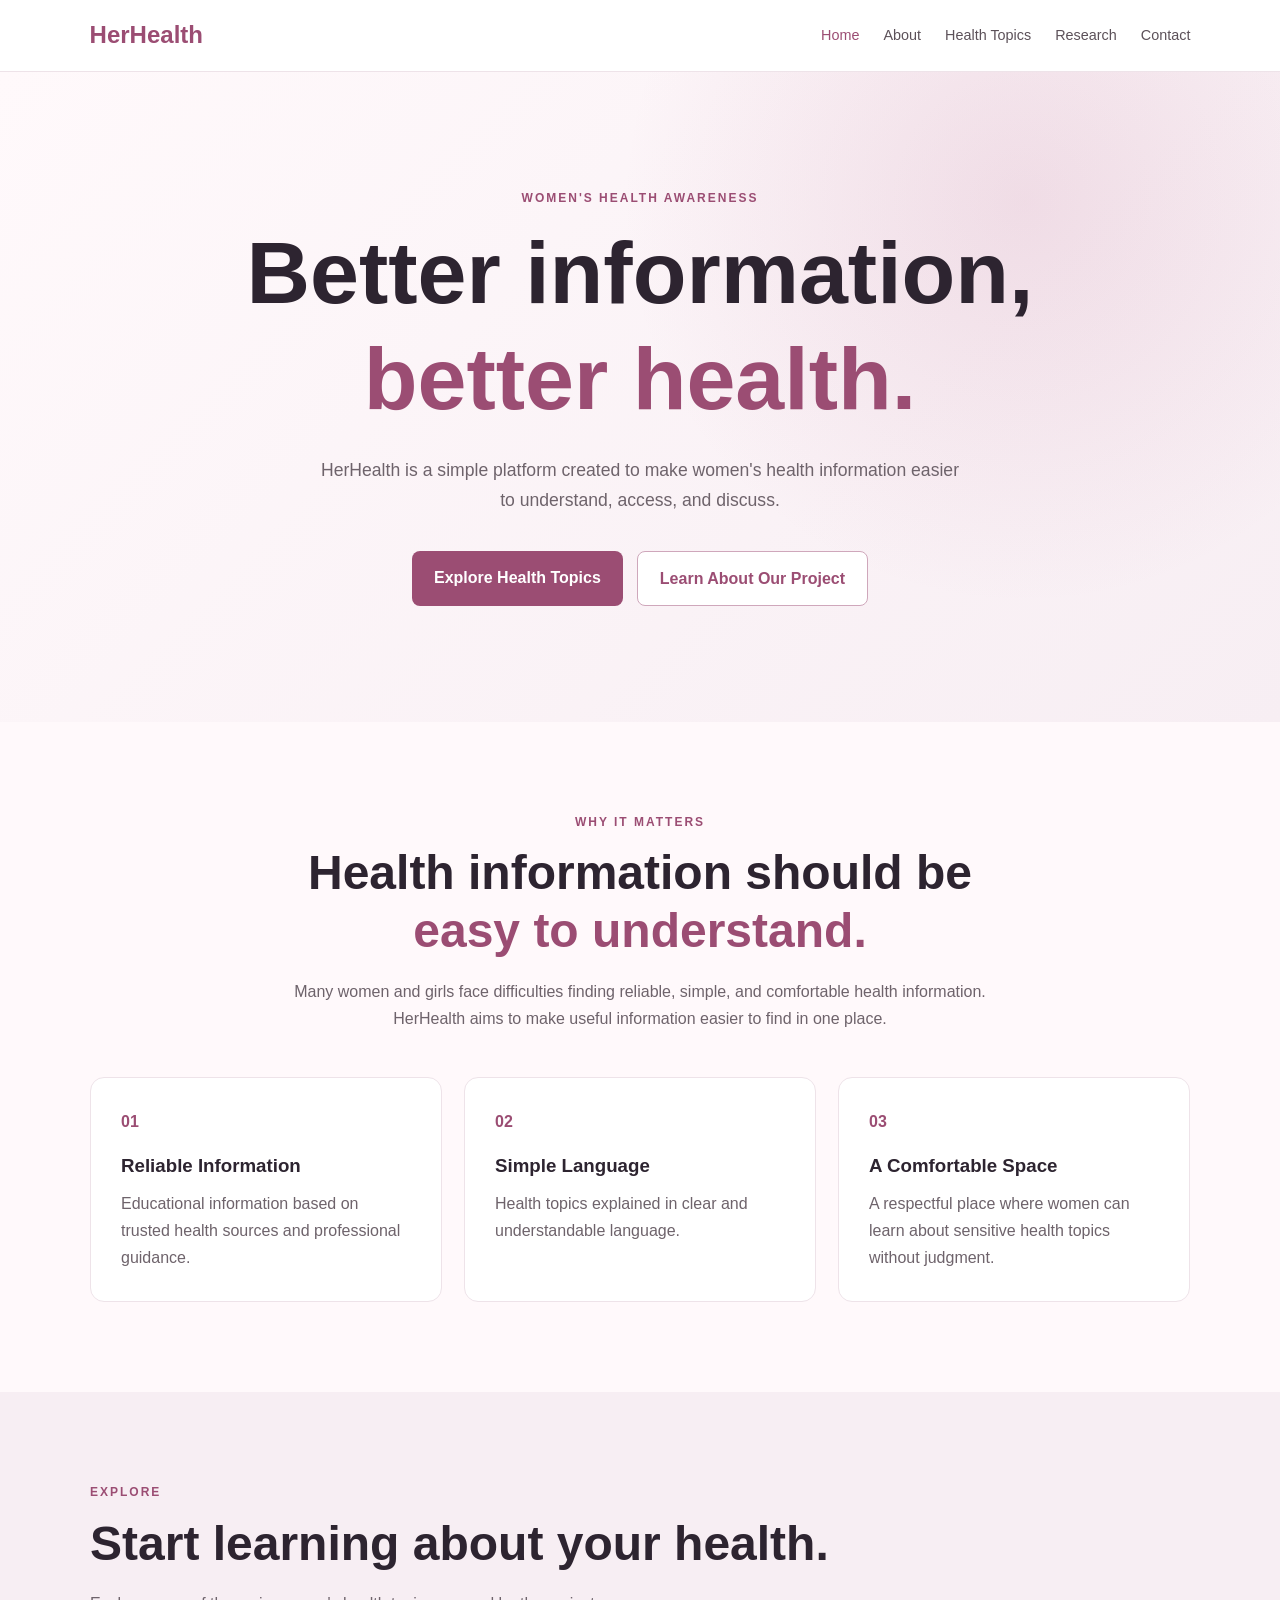
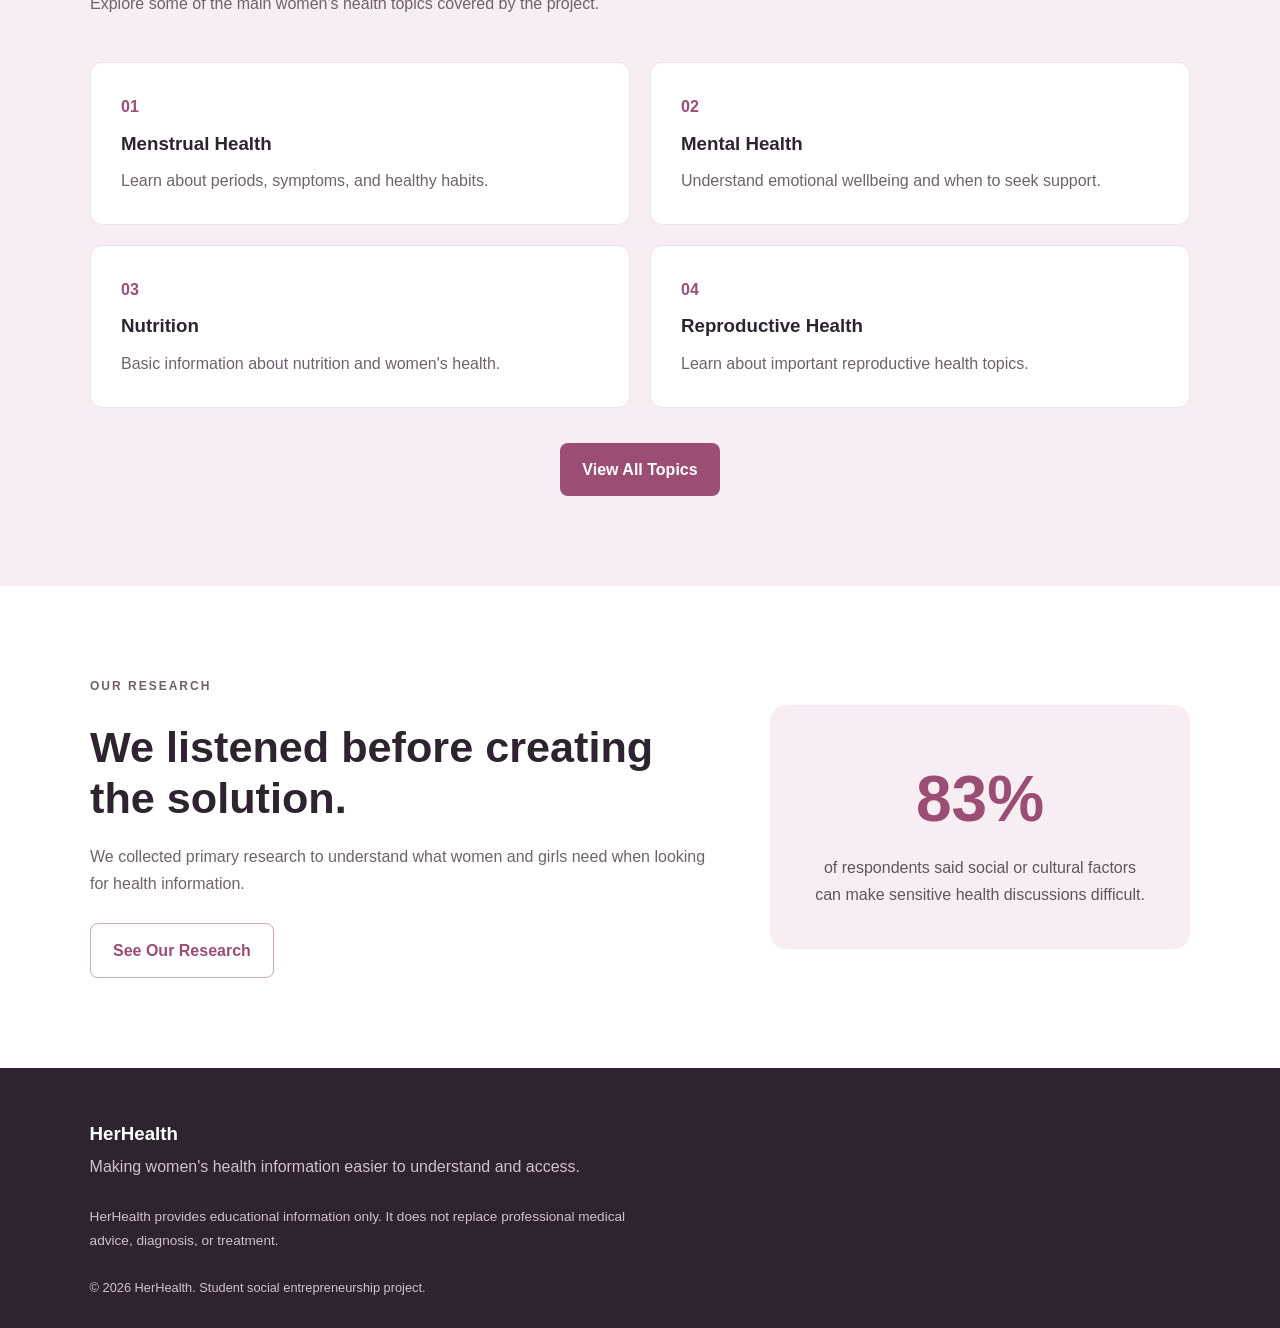
<file: index.html>
<!DOCTYPE html>
<html lang="en">
<head>
    <meta charset="UTF-8">
    <meta name="viewport" content="width=device-width, initial-scale=1.0">

    <title>HerHealth | Women's Health Awareness</title>

    <link rel="stylesheet" href="css/style.css">
    <link rel="stylesheet" href="css/home.css">
</head>

<body>

<header class="navbar">
    <a href="index.html" class="logo">HerHealth</a>

    <button class="menu-btn" id="menuBtn">☰</button>

    <nav id="navMenu">
        <a href="index.html" class="active">Home</a>
        <a href="about.html">About</a>
        <a href="health-topics.html">Health Topics</a>
        <a href="research.html">Research</a>
        <a href="contact.html">Contact</a>
    </nav>
</header>


<main>

    <section class="hero">
        <div class="hero-content">
            <p class="eyebrow">WOMEN'S HEALTH AWARENESS</p>

            <h1>
                Better information,
                <span>better health.</span>
            </h1>

            <p class="hero-text">
                HerHealth is a simple platform created to make women's
                health information easier to understand, access, and discuss.
            </p>

            <div class="hero-buttons">
                <a href="health-topics.html" class="btn primary-btn">
                    Explore Health Topics
                </a>

                <a href="about.html" class="btn secondary-btn">
                    Learn About Our Project
                </a>
            </div>
        </div>
    </section>


    <section class="home-intro section">
        <div class="section-heading">
            <p class="eyebrow">WHY IT MATTERS</p>

            <h2>
                Health information should be
                <span>easy to understand.</span>
            </h2>

            <p>
                Many women and girls face difficulties finding reliable,
                simple, and comfortable health information. HerHealth aims
                to make useful information easier to find in one place.
            </p>
        </div>

        <div class="intro-cards">

            <article class="info-card">
                <div class="card-icon">01</div>
                <h3>Reliable Information</h3>
                <p>
                    Educational information based on trusted health
                    sources and professional guidance.
                </p>
            </article>

            <article class="info-card">
                <div class="card-icon">02</div>
                <h3>Simple Language</h3>
                <p>
                    Health topics explained in clear and understandable
                    language.
                </p>
            </article>

            <article class="info-card">
                <div class="card-icon">03</div>
                <h3>A Comfortable Space</h3>
                <p>
                    A respectful place where women can learn about
                    sensitive health topics without judgment.
                </p>
            </article>

        </div>
    </section>


    <section class="home-topics section">

        <div class="section-heading">
            <p class="eyebrow">EXPLORE</p>

            <h2>Start learning about your health.</h2>

            <p>
                Explore some of the main women's health topics covered
                by the project.
            </p>
        </div>

        <div class="topic-preview">

            <a href="health-topics.html#menstrual" class="topic-box">
                <span>01</span>
                <h3>Menstrual Health</h3>
                <p>Learn about periods, symptoms, and healthy habits.</p>
            </a>

            <a href="health-topics.html#mental" class="topic-box">
                <span>02</span>
                <h3>Mental Health</h3>
                <p>Understand emotional wellbeing and when to seek support.</p>
            </a>

            <a href="health-topics.html#nutrition" class="topic-box">
                <span>03</span>
                <h3>Nutrition</h3>
                <p>Basic information about nutrition and women's health.</p>
            </a>

            <a href="health-topics.html#reproductive" class="topic-box">
                <span>04</span>
                <h3>Reproductive Health</h3>
                <p>Learn about important reproductive health topics.</p>
            </a>

        </div>

        <div class="center-button">
            <a href="health-topics.html" class="btn primary-btn">
                View All Topics
            </a>
        </div>

    </section>


    <section class="home-research section">

        <div class="research-preview">

            <div>
                <p class="eyebrow">OUR RESEARCH</p>

                <h2>
                    We listened before creating the solution.
                </h2>

                <p>
                    We collected primary research to understand what
                    women and girls need when looking for health information.
                </p>

                <a href="research.html" class="btn secondary-btn">
                    See Our Research
                </a>
            </div>

            <div class="research-stat">
                <strong>83%</strong>
                <span>
                    of respondents said social or cultural factors can
                    make sensitive health discussions difficult.
                </span>
            </div>

        </div>

    </section>

</main>


<footer class="footer">
    <div>
        <h3>HerHealth</h3>
        <p>
            Making women's health information easier to understand
            and access.
        </p>
    </div>

    <p class="disclaimer">
        HerHealth provides educational information only. It does not
        replace professional medical advice, diagnosis, or treatment.
    </p>

    <p class="copyright">
        © 2026 HerHealth. Student social entrepreneurship project.
    </p>
</footer>


<script src="js/script.js"></script>

</body>
</html>
</file>
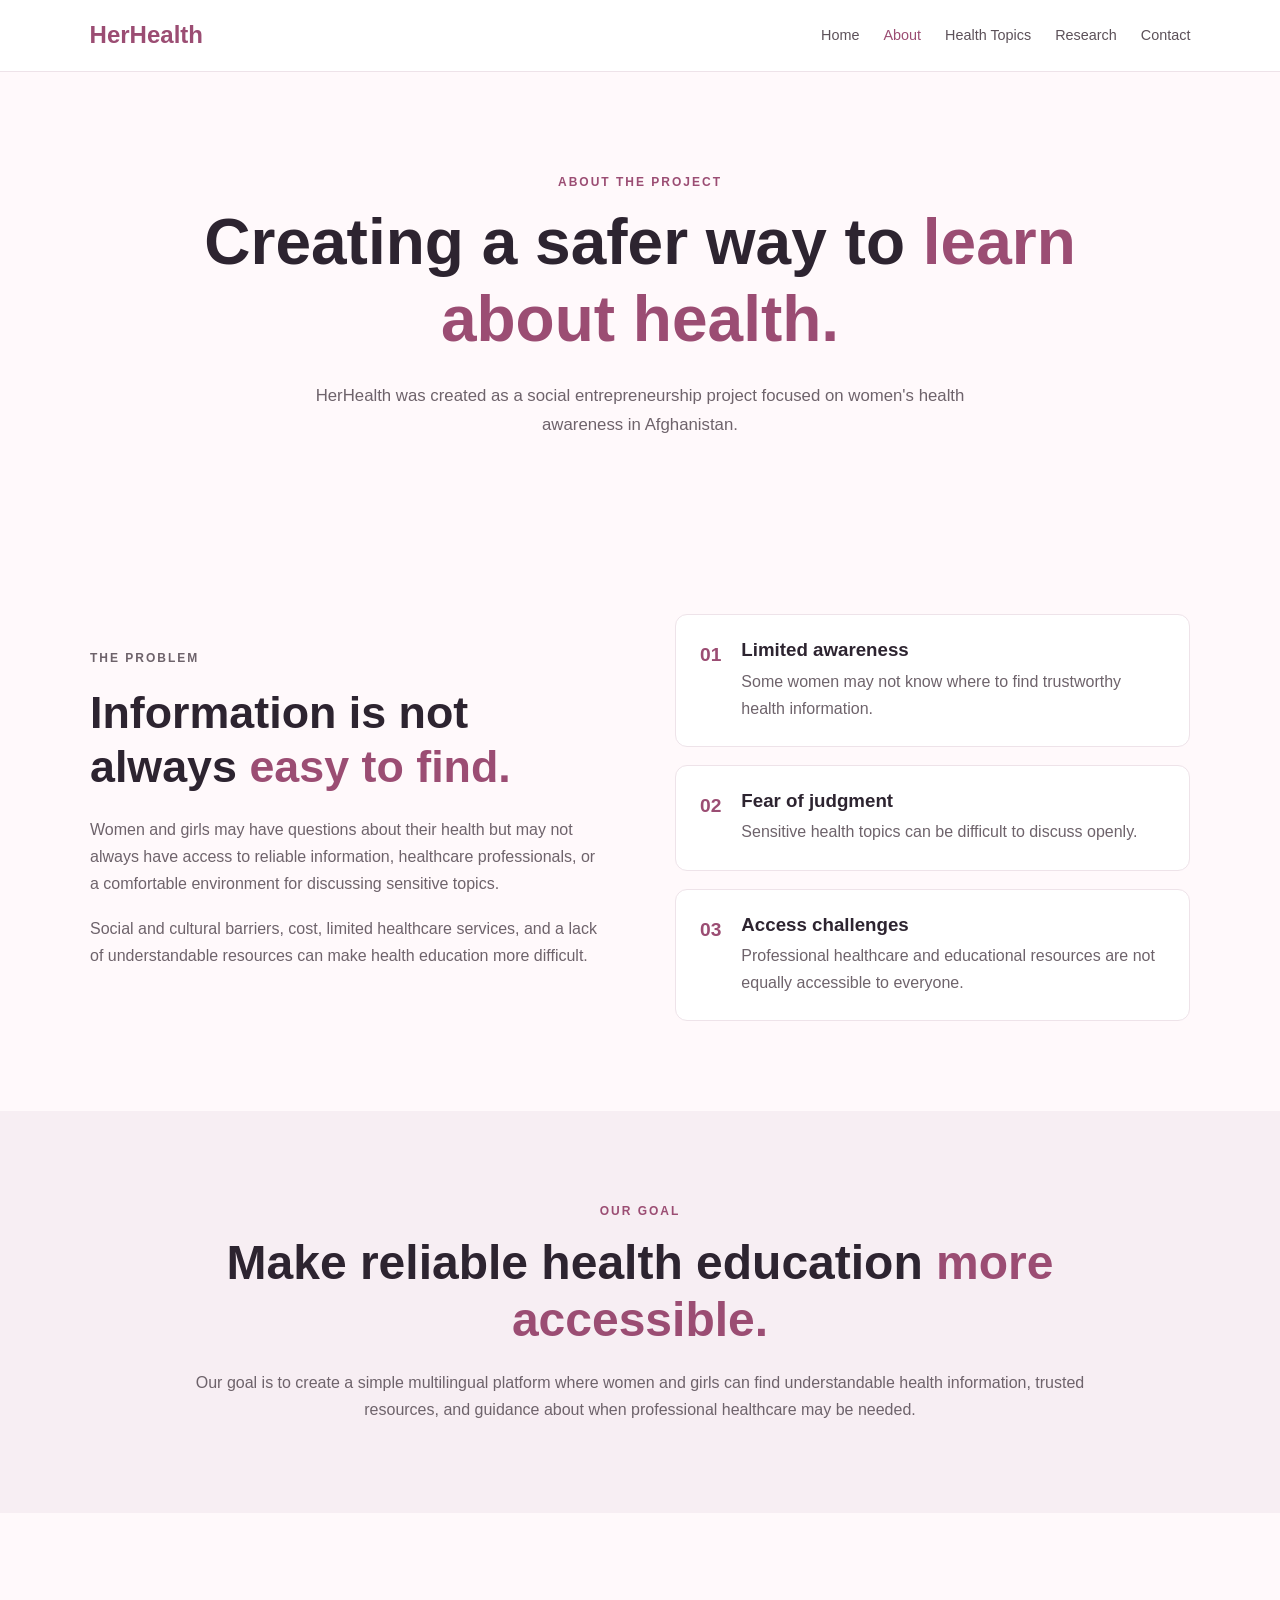
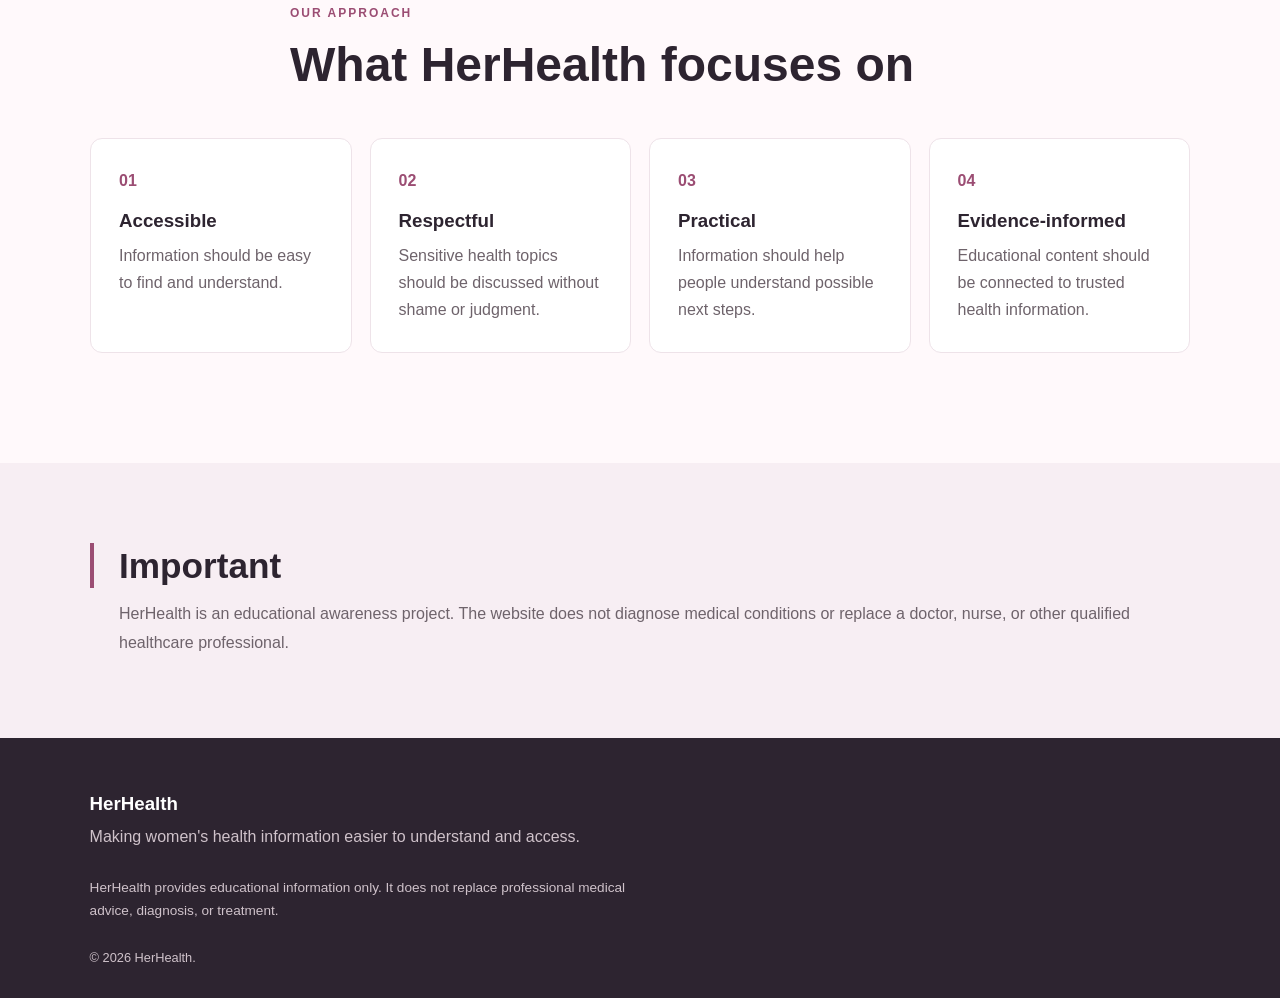
<file: about.html>
<!DOCTYPE html>
<html lang="en">
<head>
    <meta charset="UTF-8">
    <meta name="viewport" content="width=device-width, initial-scale=1.0">

    <title>About | HerHealth</title>

    <link rel="stylesheet" href="css/style.css">
    <link rel="stylesheet" href="css/about.css">
</head>

<body>

<header class="navbar">
    <a href="index.html" class="logo">HerHealth</a>

    <button class="menu-btn" id="menuBtn">☰</button>

    <nav id="navMenu">
        <a href="index.html">Home</a>
        <a href="about.html" class="active">About</a>
        <a href="health-topics.html">Health Topics</a>
        <a href="research.html">Research</a>
        <a href="contact.html">Contact</a>
    </nav>
</header>


<main>

    <section class="page-hero">
        <p class="eyebrow">ABOUT THE PROJECT</p>

        <h1>
            Creating a safer way to
            <span>learn about health.</span>
        </h1>

        <p>
            HerHealth was created as a social entrepreneurship project
            focused on women's health awareness in Afghanistan.
        </p>
    </section>


    <section class="about-section section">

        <div class="about-text">

            <p class="eyebrow">THE PROBLEM</p>

            <h2>
                Information is not always
                <span>easy to find.</span>
            </h2>

            <p>
                Women and girls may have questions about their health but
                may not always have access to reliable information,
                healthcare professionals, or a comfortable environment
                for discussing sensitive topics.
            </p>

            <p>
                Social and cultural barriers, cost, limited healthcare
                services, and a lack of understandable resources can make
                health education more difficult.
            </p>

        </div>


        <div class="problem-list">

            <div class="problem-item">
                <strong>01</strong>
                <div>
                    <h3>Limited awareness</h3>
                    <p>
                        Some women may not know where to find trustworthy
                        health information.
                    </p>
                </div>
            </div>

            <div class="problem-item">
                <strong>02</strong>
                <div>
                    <h3>Fear of judgment</h3>
                    <p>
                        Sensitive health topics can be difficult to discuss
                        openly.
                    </p>
                </div>
            </div>

            <div class="problem-item">
                <strong>03</strong>
                <div>
                    <h3>Access challenges</h3>
                    <p>
                        Professional healthcare and educational resources
                        are not equally accessible to everyone.
                    </p>
                </div>
            </div>

        </div>

    </section>


    <section class="mission section">

        <div class="mission-box">

            <p class="eyebrow">OUR GOAL</p>

            <h2>
                Make reliable health education
                <span>more accessible.</span>
            </h2>

            <p>
                Our goal is to create a simple multilingual platform where
                women and girls can find understandable health information,
                trusted resources, and guidance about when professional
                healthcare may be needed.
            </p>

        </div>

    </section>


    <section class="values section">

        <div class="section-heading">
            <p class="eyebrow">OUR APPROACH</p>
            <h2>What HerHealth focuses on</h2>
        </div>

        <div class="value-grid">

            <article>
                <span>01</span>
                <h3>Accessible</h3>
                <p>
                    Information should be easy to find and understand.
                </p>
            </article>

            <article>
                <span>02</span>
                <h3>Respectful</h3>
                <p>
                    Sensitive health topics should be discussed without
                    shame or judgment.
                </p>
            </article>

            <article>
                <span>03</span>
                <h3>Practical</h3>
                <p>
                    Information should help people understand possible
                    next steps.
                </p>
            </article>

            <article>
                <span>04</span>
                <h3>Evidence-informed</h3>
                <p>
                    Educational content should be connected to trusted
                    health information.
                </p>
            </article>

        </div>

    </section>


    <section class="disclaimer-section">

        <h2>Important</h2>

        <p>
            HerHealth is an educational awareness project. The website
            does not diagnose medical conditions or replace a doctor,
            nurse, or other qualified healthcare professional.
        </p>

    </section>

</main>


<footer class="footer">
    <div>
        <h3>HerHealth</h3>
        <p>
            Making women's health information easier to understand
            and access.
        </p>
    </div>

    <p class="disclaimer">
        HerHealth provides educational information only. It does not
        replace professional medical advice, diagnosis, or treatment.
    </p>

    <p class="copyright">
        © 2026 HerHealth.
    </p>
</footer>


<script src="js/script.js"></script>

</body>
</html>
</file>
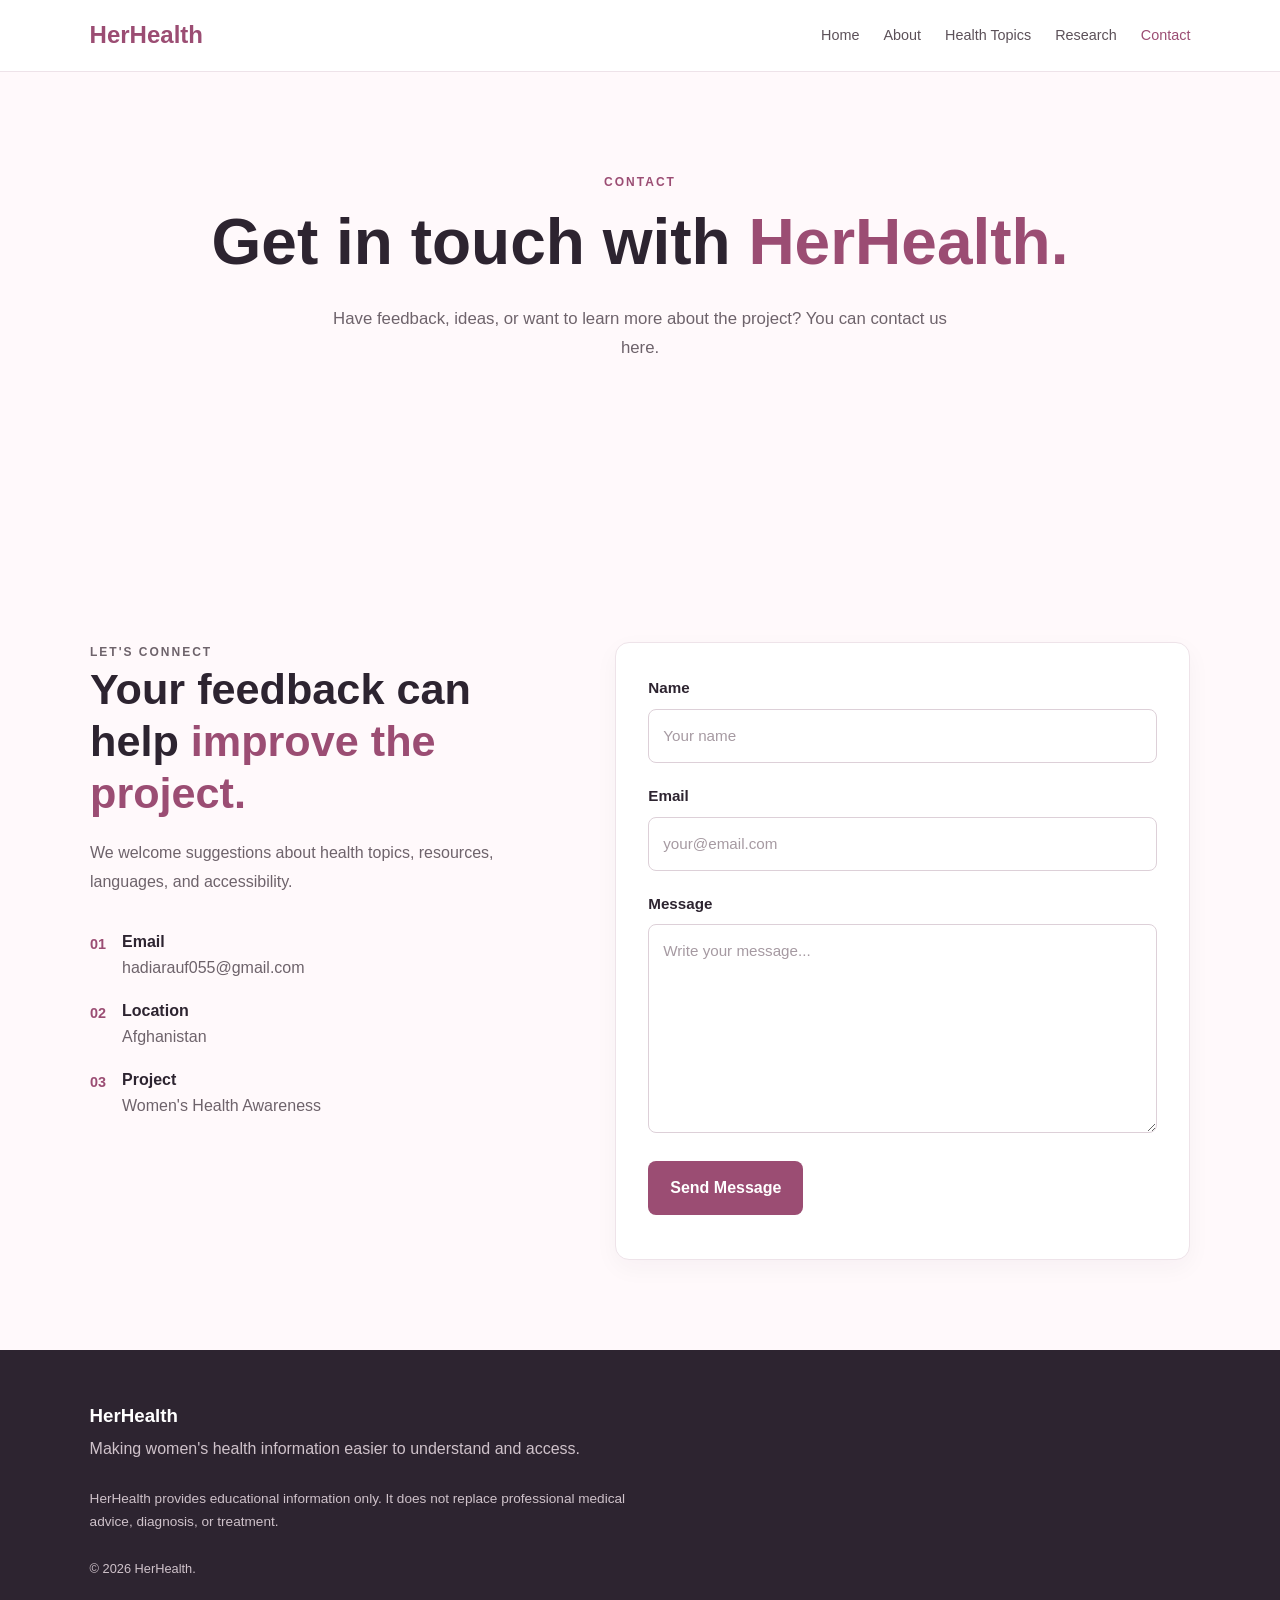
<file: contact.html>
<!DOCTYPE html>
<html lang="en">
<head>
    <meta charset="UTF-8">
    <meta name="viewport" content="width=device-width, initial-scale=1.0">

    <title>Contact | HerHealth</title>

    <link rel="stylesheet" href="css/style.css">
    <link rel="stylesheet" href="css/contact.css">
</head>

<body>

<header class="navbar">
    <a href="index.html" class="logo">HerHealth</a>

    <button class="menu-btn" id="menuBtn">☰</button>

    <nav id="navMenu">
        <a href="index.html">Home</a>
        <a href="about.html">About</a>
        <a href="health-topics.html">Health Topics</a>
        <a href="research.html">Research</a>
        <a href="contact.html" class="active">Contact</a>
    </nav>
</header>


<main>

    <section class="page-hero">

        <p class="eyebrow">CONTACT</p>

        <h1>
            Get in touch with
            <span>HerHealth.</span>
        </h1>

        <p>
            Have feedback, ideas, or want to learn more about the project?
            You can contact us here.
        </p>

    </section>


    <section class="contact-section section">

        <div class="contact-info">

            <p class="eyebrow">LET'S CONNECT</p>

            <h2>
                Your feedback can help
                <span>improve the project.</span>
            </h2>

            <p>
                We welcome suggestions about health topics, resources,
                languages, and accessibility.
            </p>

            <div class="contact-details">

                <div>
                    <span>01</span>
                    <div>
                        <h3>Email</h3>
                        <p>hadiarauf055@gmail.com</p>
                    </div>
                </div>

                <div>
                    <span>02</span>
                    <div>
                        <h3>Location</h3>
                        <p>Afghanistan</p>
                    </div>
                </div>

                <div>
                    <span>03</span>
                    <div>
                        <h3>Project</h3>
                        <p>Women's Health Awareness</p>
                    </div>
                </div>

            </div>

        </div>


        <form class="contact-form" id="contactForm">

            <label for="name">Name</label>

            <input
                type="text"
                id="name"
                placeholder="Your name"
                required
            >


            <label for="email">Email</label>

            <input
                type="email"
                id="email"
                placeholder="your@email.com"
                required
            >


            <label for="message">Message</label>

            <textarea
                id="message"
                rows="7"
                placeholder="Write your message..."
                required
            ></textarea>


            <button type="submit" class="btn primary-btn">
                Send Message
            </button>

            <p id="contactMessage" class="form-message"></p>

        </form>

    </section>

</main>


<footer class="footer">
    <div>
        <h3>HerHealth</h3>
        <p>
            Making women's health information easier to understand
            and access.
        </p>
    </div>

    <p class="disclaimer">
        HerHealth provides educational information only. It does not
        replace professional medical advice, diagnosis, or treatment.
    </p>

    <p class="copyright">
        © 2026 HerHealth.
    </p>
</footer>



<script src="js/script.js"></script>

</body>
</html>
</file>
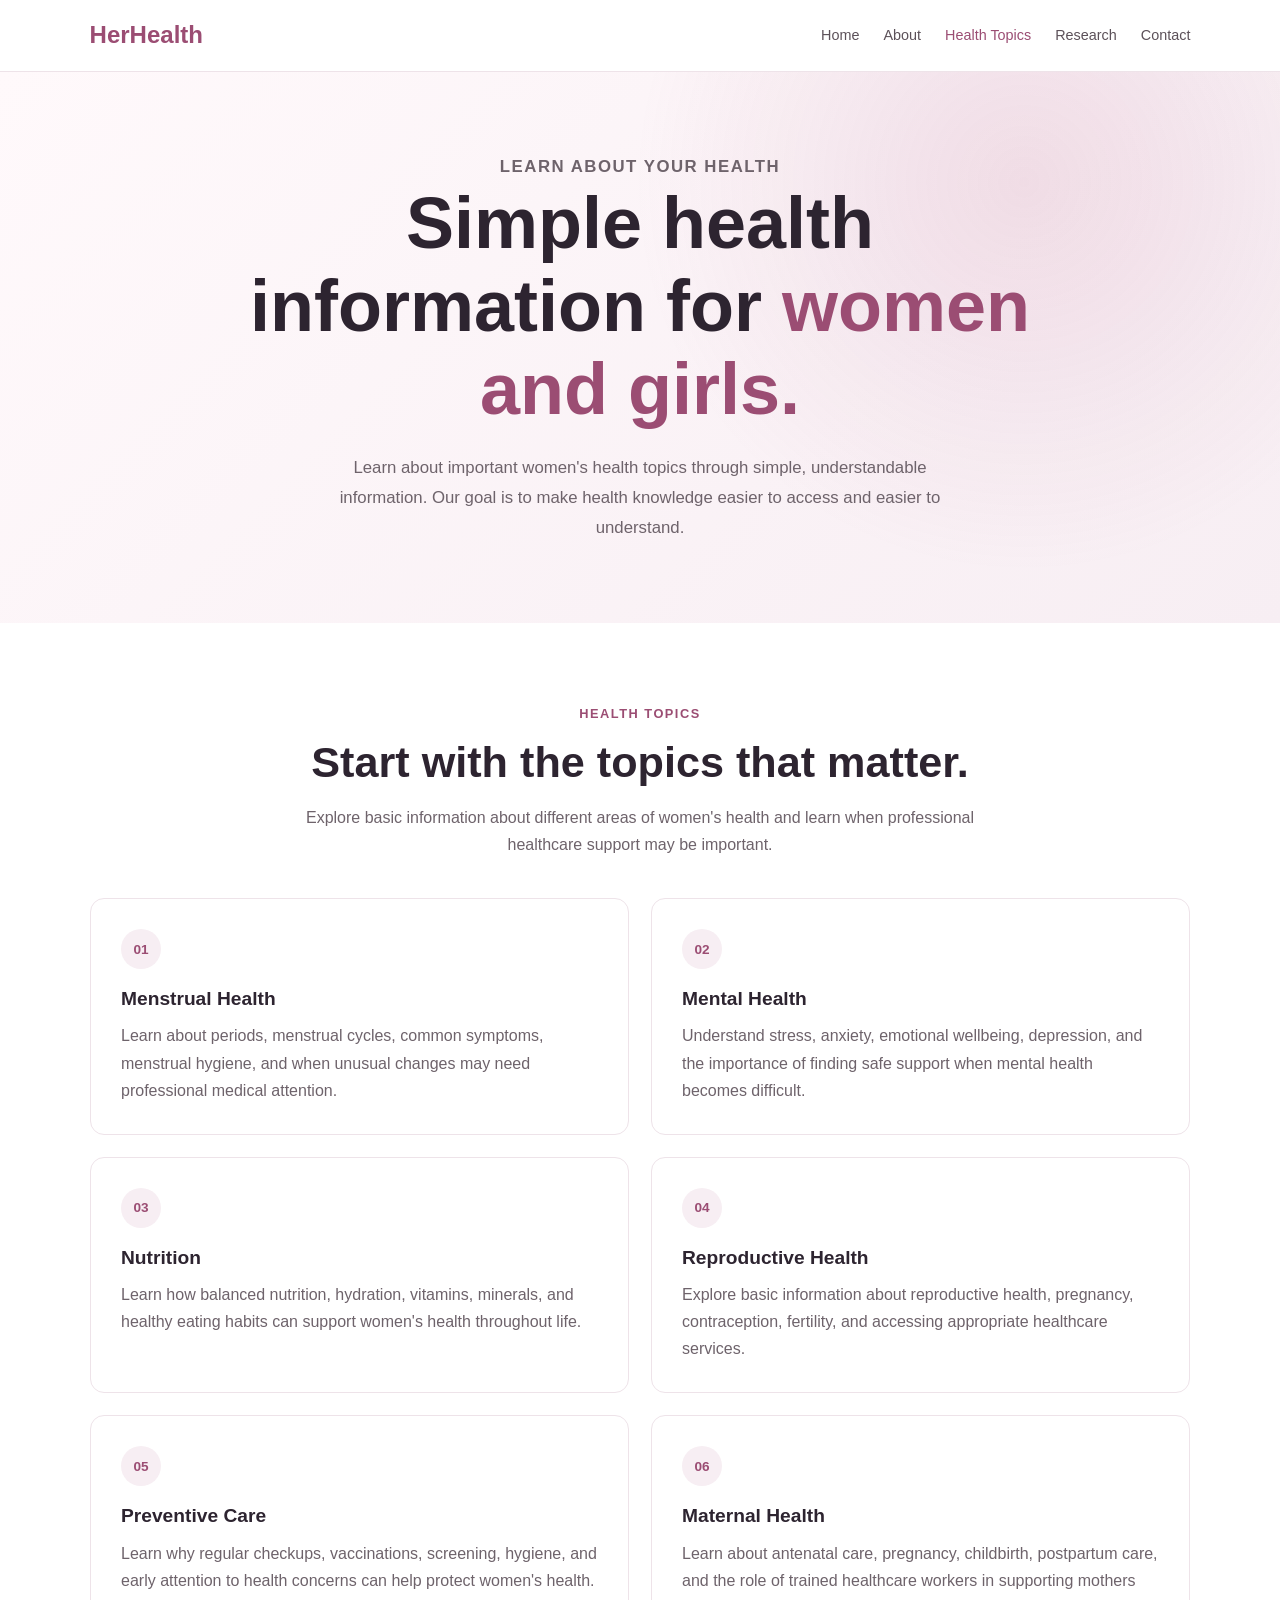
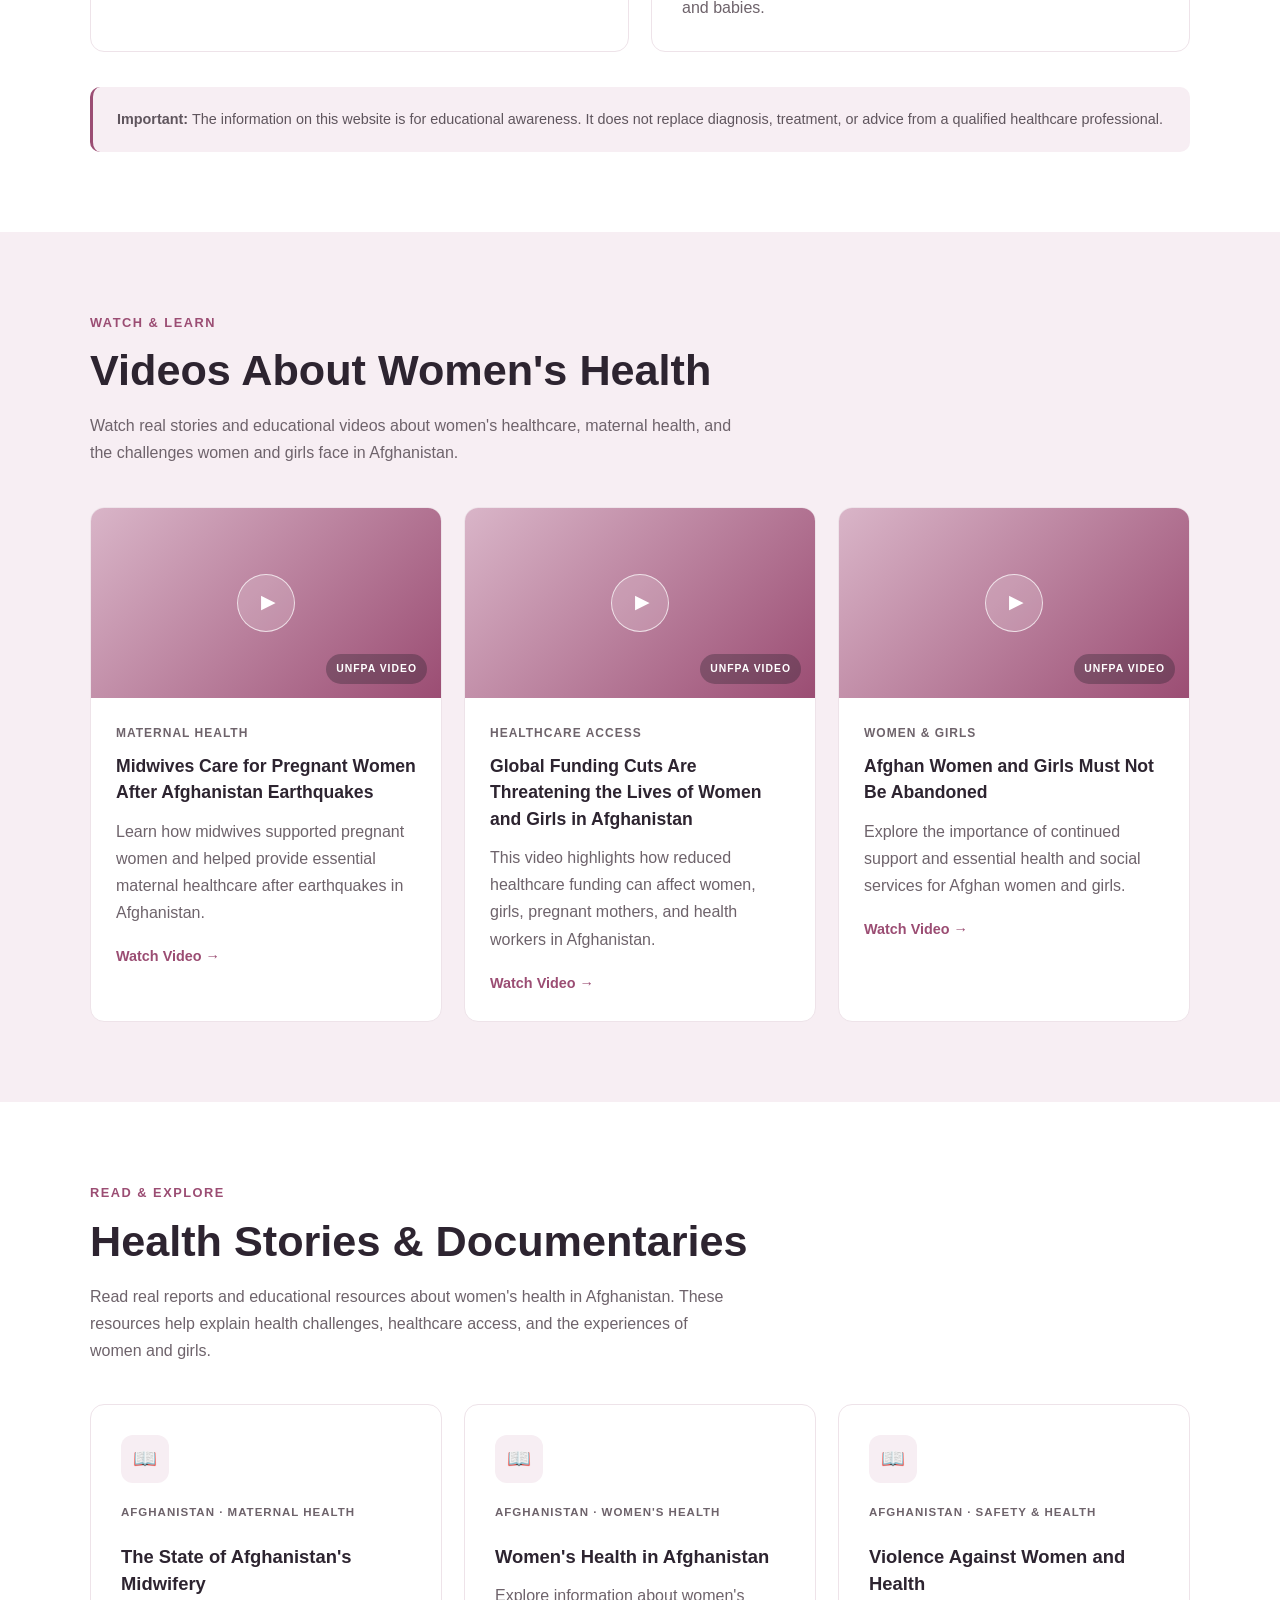
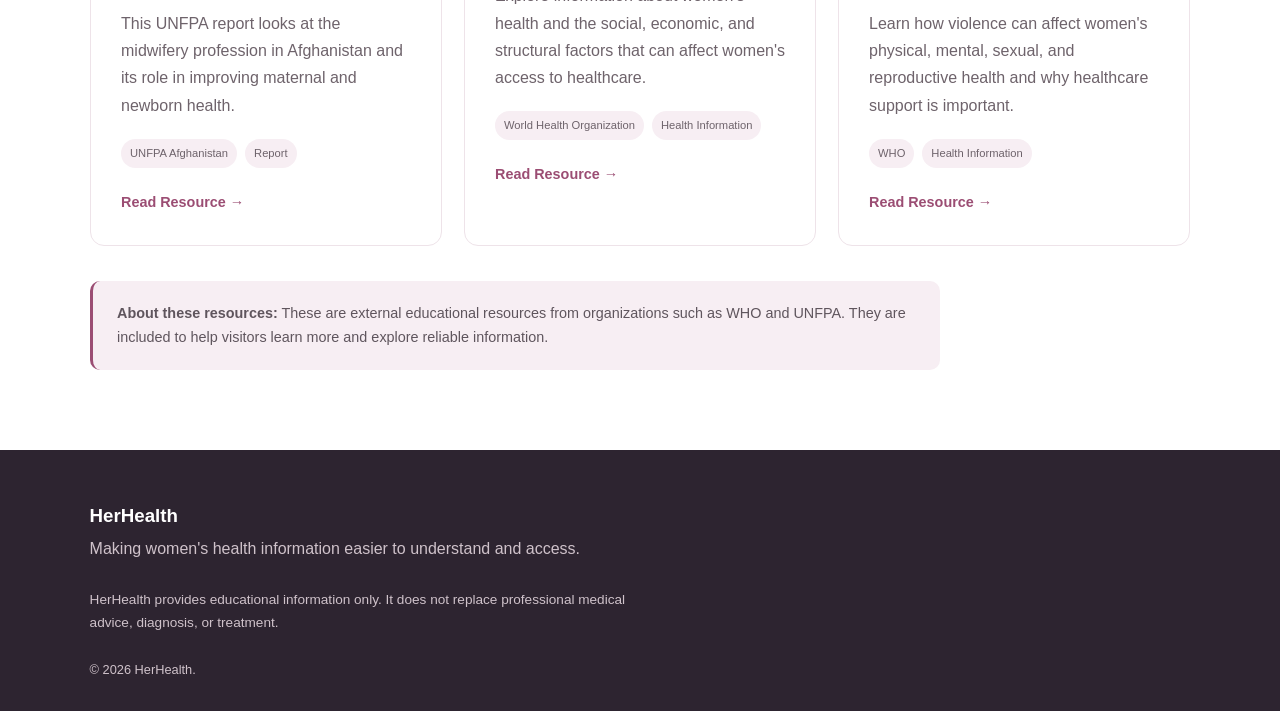
<file: health-topics.html>
<!DOCTYPE html>
<html lang="en">
<head>
  <meta charset="UTF-8" />
  <meta name="viewport" content="width=device-width, initial-scale=1.0" />

  <title>Health Topics | HerHealth</title>

  <link rel="stylesheet" href="css/style.css" />
  <link rel="stylesheet" href="css/topics.css" />
</head>

<body>

  <!-- ==============================
       NAVIGATION
  =============================== -->

<header class="navbar">

        <a href="index.html" class="logo">
            HerHealth
        </a>

        <nav class="nav-links">
            <a href="index.html">Home</a>
            <a href="about.html">About</a>
            <a href="health-topics.html" class="active">Health Topics</a>
            <a href="research.html">Research</a>
            <a href="contact.html">Contact</a>
        </nav>
</header>

  <!-- ==============================
       HERO
  =============================== -->

  <main class="topics-page">

    <section class="topics-hero">

      <div class="topics-hero-container">

        <p class="topics-label">
          LEARN ABOUT YOUR HEALTH
        </p>

        <h1>
          Simple health information for
          <span>women and girls.</span> 
        </h1>

        <p>
          Learn about important women's health topics through
          simple, understandable information. Our goal is to make
          health knowledge easier to access and easier to understand.
        </p>

      </div>

    </section>


    <!-- ==============================
         HEALTH TOPICS
    =============================== -->

    <section class="topics-section">

      <div class="topics-container">

        <div class="topics-heading">

          <p class="section-label">
            HEALTH TOPICS
          </p>

          <h2>
            Start with the topics that matter.
          </h2>

          <p>
            Explore basic information about different areas of
            women's health and learn when professional healthcare
            support may be important.
          </p>

        </div>


        <div class="topics-grid">

          <!-- Topic 01 -->

          <article class="health-topic">

            <span class="topic-number">
              01
            </span>

            <h3>
              Menstrual Health
            </h3>

            <p>
              Learn about periods, menstrual cycles, common symptoms,
              menstrual hygiene, and when unusual changes may need
              professional medical attention.
            </p>

          </article>


          <!-- Topic 02 -->

          <article class="health-topic">

            <span class="topic-number">
              02
            </span>

            <h3>
              Mental Health
            </h3>

            <p>
              Understand stress, anxiety, emotional wellbeing,
              depression, and the importance of finding safe support
              when mental health becomes difficult.
            </p>

          </article>


          <!-- Topic 03 -->

          <article class="health-topic">

            <span class="topic-number">
              03
            </span>

            <h3>
              Nutrition
            </h3>

            <p>
              Learn how balanced nutrition, hydration, vitamins,
              minerals, and healthy eating habits can support women's
              health throughout life.
            </p>

          </article>


          <!-- Topic 04 -->

          <article class="health-topic">

            <span class="topic-number">
              04
            </span>

            <h3>
              Reproductive Health
            </h3>

            <p>
              Explore basic information about reproductive health,
              pregnancy, contraception, fertility, and accessing
              appropriate healthcare services.
            </p>

          </article>


          <!-- Topic 05 -->

          <article class="health-topic">

            <span class="topic-number">
              05
            </span>

            <h3>
              Preventive Care
            </h3>

            <p>
              Learn why regular checkups, vaccinations, screening,
              hygiene, and early attention to health concerns can
              help protect women's health.
            </p>

          </article>


          <!-- Topic 06 -->

          <article class="health-topic">

            <span class="topic-number">
              06
            </span>

            <h3>
              Maternal Health
            </h3>

            <p>
              Learn about antenatal care, pregnancy, childbirth,
              postpartum care, and the role of trained healthcare
              workers in supporting mothers and babies.
            </p>

          </article>

        </div>


        <div class="topic-note">

          <strong>Important:</strong>
          The information on this website is for educational awareness.
          It does not replace diagnosis, treatment, or advice from a
          qualified healthcare professional.

        </div>

      </div>

    </section>


    <!-- ==============================
         VIDEOS
    =============================== -->

    <section class="media-section videos-section">

      <div class="media-container">

        <p class="section-label">
          WATCH & LEARN
        </p>

        <h2 class="section-title">
          Videos About Women's Health
        </h2>

        <p class="section-description">
          Watch real stories and educational videos about women's
          healthcare, maternal health, and the challenges women and
          girls face in Afghanistan.
        </p>


        <div class="media-grid">


          <!-- VIDEO 01 -->

          <article class="media-card">

            <a
              class="media-preview"
              href="https://youtu.be/l8sLKdmx1Pk"
              target="_blank"
              rel="noopener noreferrer"
              aria-label="Watch Midwives Care for Pregnant Women After Afghanistan Earthquakes"
            >

              <span class="play-icon">
                ▶
              </span>

              <span class="media-type">
                UNFPA VIDEO
              </span>

            </a>


            <div class="media-content">

              <p class="media-category">
                MATERNAL HEALTH
              </p>

              <h3>
                Midwives Care for Pregnant Women After Afghanistan Earthquakes
              </h3>

              <p>
                Learn how midwives supported pregnant women and
                helped provide essential maternal healthcare after
                earthquakes in Afghanistan.
              </p>

              <a
                class="media-link"
                href="https://youtu.be/l8sLKdmx1Pk"
                target="_blank"
                rel="noopener noreferrer"
              >
                Watch Video →
              </a>

            </div>

          </article>


          <!-- VIDEO 02 -->

          <article class="media-card">

            <a
              class="media-preview"
              href="https://www.youtube.com/watch?v=GmTxF1IF3KQ"
              target="_blank"
              rel="noopener noreferrer"
              aria-label="Watch Global Funding Cuts Are Threatening the Lives of Women and Girls in Afghanistan"
            >

              <span class="play-icon">
                ▶
              </span>

              <span class="media-type">
                UNFPA VIDEO
              </span>

            </a>


            <div class="media-content">

              <p class="media-category">
                HEALTHCARE ACCESS
              </p>

              <h3>
                Global Funding Cuts Are Threatening the Lives of Women and Girls in Afghanistan
              </h3>

              <p>
                This video highlights how reduced healthcare funding
                can affect women, girls, pregnant mothers, and health
                workers in Afghanistan.
              </p>

              <a
                class="media-link"
                href="https://www.youtube.com/watch?v=GmTxF1IF3KQ"
                target="_blank"
                rel="noopener noreferrer"
              >
                Watch Video →
              </a>

            </div>

          </article>


          <!-- VIDEO 03 -->

          <article class="media-card">

            <a
              class="media-preview"
              href="https://www.youtube.com/watch?v=6nRkzojayu4"
              target="_blank"
              rel="noopener noreferrer"
              aria-label="Watch Afghan Women and Girls Must Not Be Abandoned"
            >

              <span class="play-icon">
                ▶
              </span>

              <span class="media-type">
                UNFPA VIDEO
              </span>

            </a>


            <div class="media-content">

              <p class="media-category">
                WOMEN & GIRLS
              </p>

              <h3>
                Afghan Women and Girls Must Not Be Abandoned
              </h3>

              <p>
                Explore the importance of continued support and
                essential health and social services for Afghan
                women and girls.
              </p>

              <a
                class="media-link"
                href="https://www.youtube.com/watch?v=6nRkzojayu4"
                target="_blank"
                rel="noopener noreferrer"
              >
                Watch Video →
              </a>

            </div>

          </article>

        </div>

      </div>

    </section>


    <!-- ==============================
         READING / DOCUMENTARIES
    =============================== -->

    <section class="reading-section">

      <div class="media-container">

        <p class="section-label">
          READ & EXPLORE
        </p>

        <h2 class="section-title">
          Health Stories & Documentaries
        </h2>

        <p class="section-description">
          Read real reports and educational resources about women's
          health in Afghanistan. These resources help explain health
          challenges, healthcare access, and the experiences of women
          and girls.
        </p>


        <div class="reading-grid">


          <!-- READING 01 -->

          <article class="reading-card">

            <div class="reading-icon">
              📖
            </div>

            <div class="reading-content">

              <p class="reading-category">
                AFGHANISTAN · MATERNAL HEALTH
              </p>

              <h3>
                The State of Afghanistan's Midwifery
              </h3>

              <p>
                This UNFPA report looks at the midwifery profession
                in Afghanistan and its role in improving maternal
                and newborn health.
              </p>

              <div class="reading-meta">
                <span>UNFPA Afghanistan</span>
                <span>Report</span>
              </div>

              <a
                class="read-link"
                href="https://afghanistan.unfpa.org/en/publications/state-afghanistans-midwifery-2021-final-report"
                target="_blank"
                rel="noopener noreferrer"
              >
                Read Resource →
              </a>

            </div>

          </article>


          <!-- READING 02 -->

          <article class="reading-card">

            <div class="reading-icon">
              📖
            </div>

            <div class="reading-content">

              <p class="reading-category">
                AFGHANISTAN · WOMEN'S HEALTH
              </p>

              <h3>
                Women's Health in Afghanistan
              </h3>

              <p>
                Explore information about women's health and the
                social, economic, and structural factors that can
                affect women's access to healthcare.
              </p>

              <div class="reading-meta">
                <span>World Health Organization</span>
                <span>Health Information</span>
              </div>

              <a
                class="read-link"
                href="https://www.who.int/health-topics/women-s-health"
                target="_blank"
                rel="noopener noreferrer"
              >
                Read Resource →
              </a>

            </div>

          </article>


          <!-- READING 03 -->

          <article class="reading-card">

            <div class="reading-icon">
              📖
            </div>

            <div class="reading-content">

              <p class="reading-category">
                AFGHANISTAN · SAFETY & HEALTH
              </p>

              <h3>
                Violence Against Women and Health
              </h3>

              <p>
                Learn how violence can affect women's physical,
                mental, sexual, and reproductive health and why
                healthcare support is important.
              </p>

              <div class="reading-meta">
                <span>WHO</span>
                <span>Health Information</span>
              </div>

              <a
                class="read-link"
                href="https://www.who.int/health-topics/violence-against-women"
                target="_blank"
                rel="noopener noreferrer"
              >
                Read Resource →
              </a>

            </div>

          </article>

        </div>


        <div class="reading-note">

          <strong>About these resources:</strong>
          These are external educational resources from organizations
          such as WHO and UNFPA. They are included to help visitors
          learn more and explore reliable information.

        </div>

      </div>

    </section>


  </main>


  <!-- ==============================
       FOOTER
  =============================== -->

<footer class="footer">
    <div>
        <h3>HerHealth</h3>
        <p>
            Making women's health information easier to understand
            and access.
        </p>
    </div>

    <p class="disclaimer">
        HerHealth provides educational information only. It does not
        replace professional medical advice, diagnosis, or treatment.
    </p>

    <p class="copyright">
        © 2026 HerHealth.
    </p>
</footer>



  <script src="js/script.js"></script>

</body>
</html>
</file>
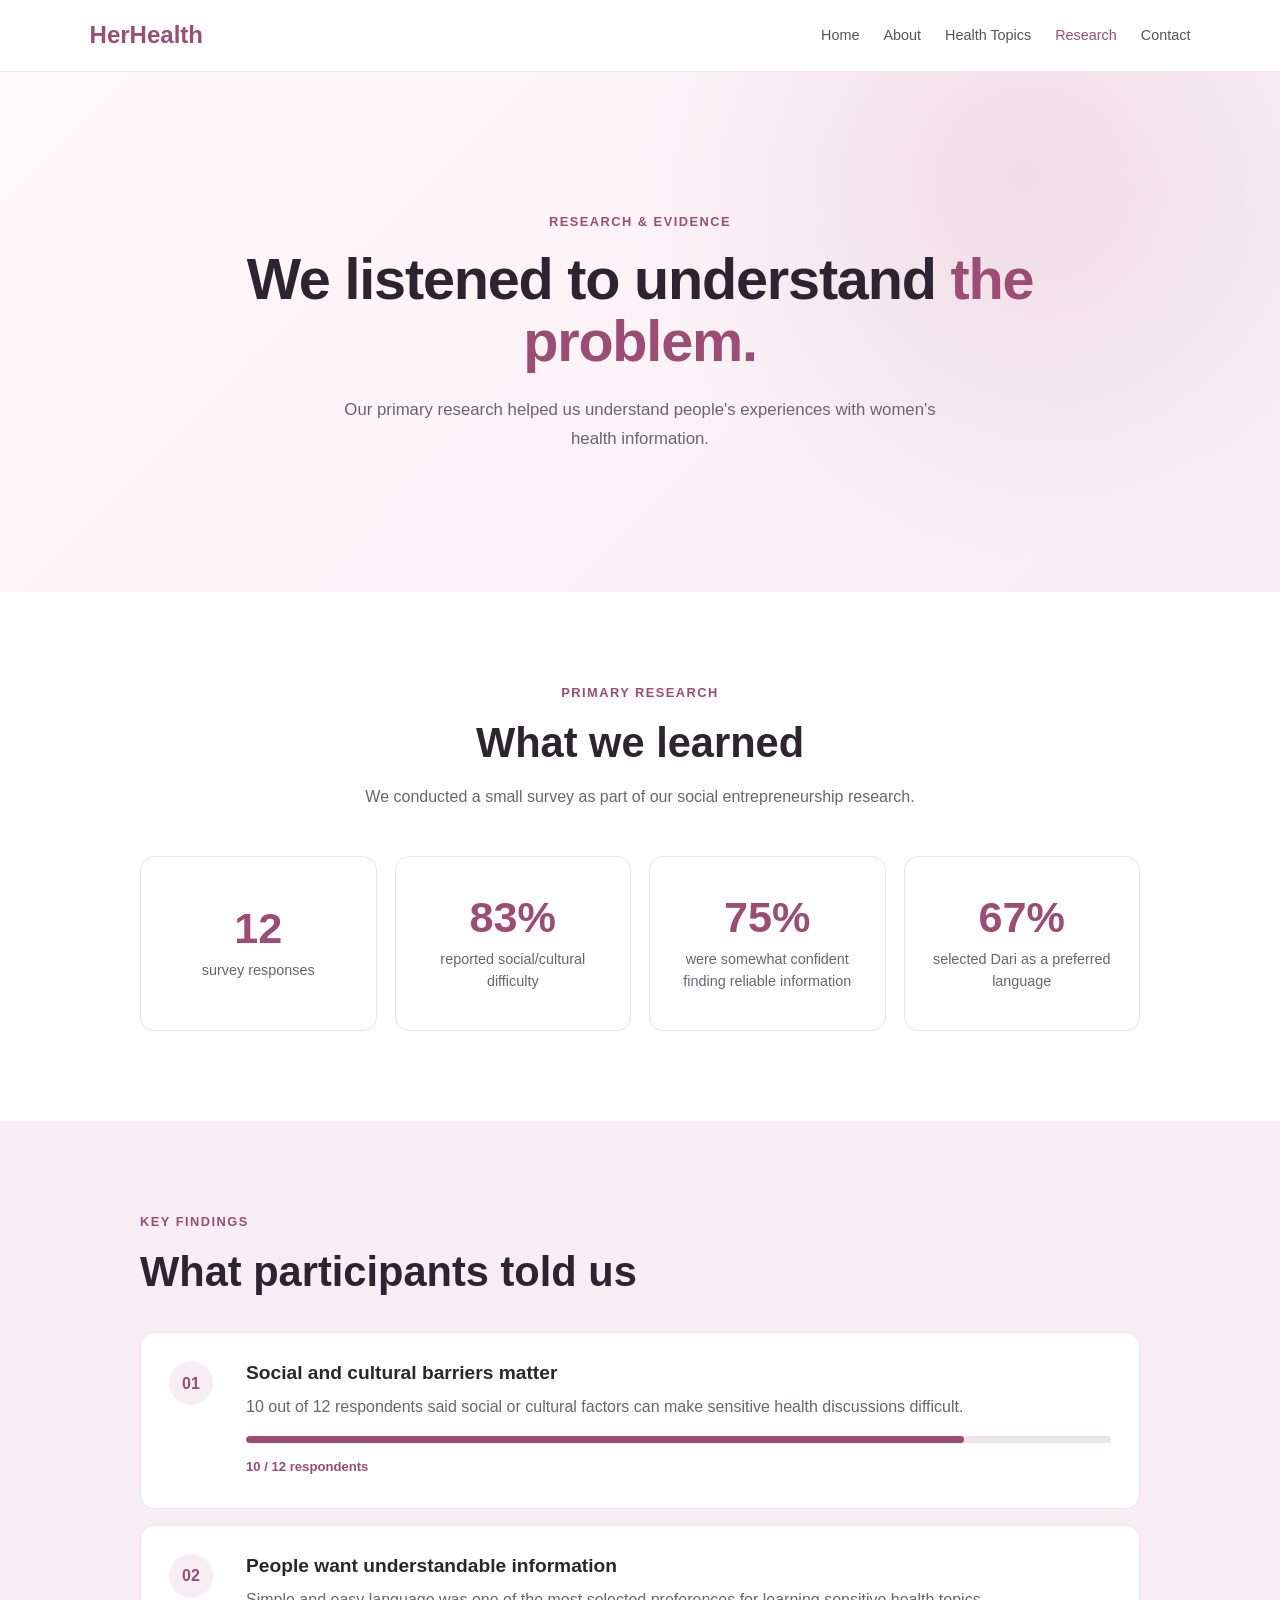
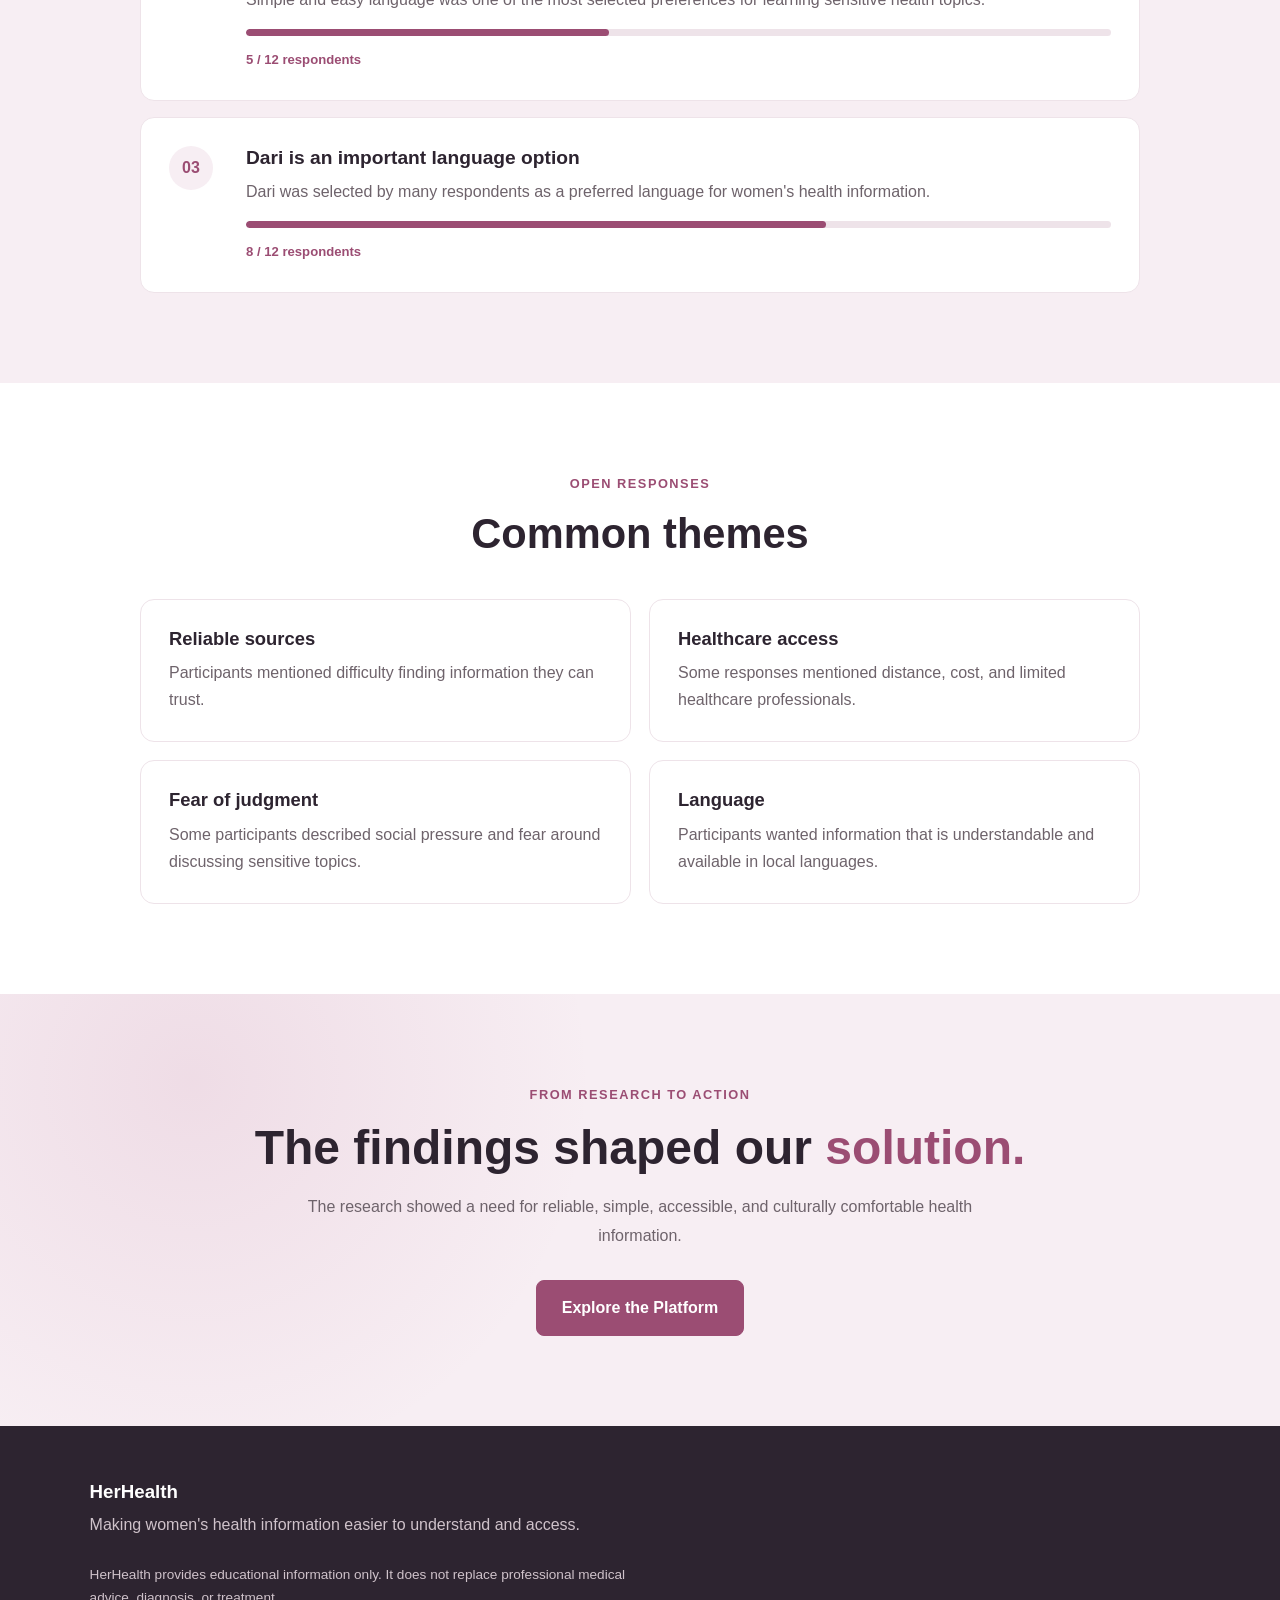
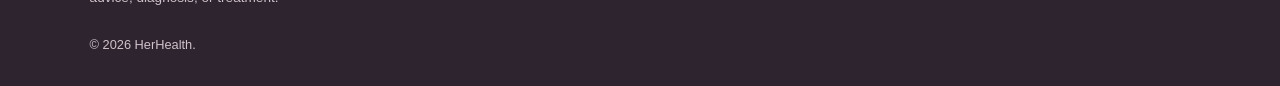
<file: research.html>
<!DOCTYPE html>
<html lang="en">
<head>
    <meta charset="UTF-8">
    <meta name="viewport" content="width=device-width, initial-scale=1.0">

    <title>Research | HerHealth</title>

    <link rel="stylesheet" href="css/style.css">
    <link rel="stylesheet" href="css/research.css">
</head>

<body>

<header class="navbar">
    <a href="index.html" class="logo">HerHealth</a>

    <button class="menu-btn" id="menuBtn">☰</button>

    <nav id="navMenu">
        <a href="index.html">Home</a>
        <a href="about.html">About</a>
        <a href="health-topics.html">Health Topics</a>
        <a href="research.html" class="active">Research</a>
        <a href="contact.html">Contact</a>
    </nav>
</header>


<main>

    <section class="page-hero">
        <p class="eyebrow">RESEARCH & EVIDENCE</p>

        <h1>
            We listened to understand
            <span>the problem.</span>
        </h1>

        <p>
            Our primary research helped us understand people's experiences
            with women's health information.
        </p>
    </section>


    <section class="research-overview section">

        <div class="section-heading">
            <p class="eyebrow">PRIMARY RESEARCH</p>

            <h2>What we learned</h2>

            <p>
                We conducted a small survey as part of our social
                entrepreneurship research.
            </p>
        </div>

        <div class="research-cards">

            <div class="research-card">
                <strong>12</strong>
                <span>survey responses</span>
            </div>

            <div class="research-card">
                <strong>83%</strong>
                <span>reported social/cultural difficulty</span>
            </div>

            <div class="research-card">
                <strong>75%</strong>
                <span>were somewhat confident finding reliable information</span>
            </div>

            <div class="research-card">
                <strong>67%</strong>
                <span>selected Dari as a preferred language</span>
            </div>

        </div>

    </section>


    <section class="evidence section">

        <div class="evidence-heading">
            <p class="eyebrow">KEY FINDINGS</p>

            <h2>What participants told us</h2>
        </div>


        <div class="finding">

            <div class="finding-number">01</div>

            <div>
                <h3>Social and cultural barriers matter</h3>

                <p>
                    10 out of 12 respondents said social or cultural
                    factors can make sensitive health discussions difficult.
                </p>

                <div class="bar">
                    <div style="width: 83%;"></div>
                </div>

                <span>10 / 12 respondents</span>
            </div>

        </div>


        <div class="finding">

            <div class="finding-number">02</div>

            <div>
                <h3>People want understandable information</h3>

                <p>
                    Simple and easy language was one of the most selected
                    preferences for learning sensitive health topics.
                </p>

                <div class="bar">
                    <div style="width: 42%;"></div>
                </div>

                <span>5 / 12 respondents</span>
            </div>

        </div>


        <div class="finding">

            <div class="finding-number">03</div>

            <div>
                <h3>Dari is an important language option</h3>

                <p>
                    Dari was selected by many respondents as a preferred
                    language for women's health information.
                </p>

                <div class="bar">
                    <div style="width: 67%;"></div>
                </div>

                <span>8 / 12 respondents</span>
            </div>

        </div>

    </section>


    <section class="themes section">

        <div class="section-heading">
            <p class="eyebrow">OPEN RESPONSES</p>

            <h2>Common themes</h2>
        </div>

        <div class="theme-grid">

            <div>
                <h3>Reliable sources</h3>
                <p>
                    Participants mentioned difficulty finding information
                    they can trust.
                </p>
            </div>

            <div>
                <h3>Healthcare access</h3>
                <p>
                    Some responses mentioned distance, cost, and limited
                    healthcare professionals.
                </p>
            </div>

            <div>
                <h3>Fear of judgment</h3>
                <p>
                    Some participants described social pressure and fear
                    around discussing sensitive topics.
                </p>
            </div>

            <div>
                <h3>Language</h3>
                <p>
                    Participants wanted information that is understandable
                    and available in local languages.
                </p>
            </div>

        </div>

    </section>


    <section class="solution-link section">

        <p class="eyebrow">FROM RESEARCH TO ACTION</p>

        <h2>
            The findings shaped our
            <span>solution.</span>
        </h2>

        <p>
            The research showed a need for reliable, simple, accessible,
            and culturally comfortable health information.
        </p>

        <a href="health-topics.html" class="btn primary-btn">
            Explore the Platform
        </a>

    </section>

</main>


<footer class="footer">
    <div>
        <h3>HerHealth</h3>
        <p>
            Making women's health information easier to understand
            and access.
        </p>
    </div>

    <p class="disclaimer">
        HerHealth provides educational information only. It does not
        replace professional medical advice, diagnosis, or treatment.
    </p>

    <p class="copyright">
        © 2026 HerHealth.
    </p>
</footer>


<script src="js/script.js"></script>

</body>
</html>
</file>
<file: css/style.css>
* {
    margin: 0;
    padding: 0;
    box-sizing: border-box;
}

html {
    scroll-behavior: smooth;
}

body {
    font-family: Arial, Helvetica, sans-serif;
    background: #fff9fb;
    color: #2d2430;
    line-height: 1.7;
}

a {
    text-decoration: none;
    color: inherit;
}

button,
input,
textarea,
select {
    font: inherit;
}

.navbar {
    height: 72px;
    padding: 0 7%;
    display: flex;
    align-items: center;
    justify-content: space-between;

    background: rgba(255, 255, 255, 0.95);
    border-bottom: 1px solid #eee3e9;

    position: sticky;
    top: 0;
    z-index: 1000;
}

.logo {
    color: #9b4d73;
    font-size: 1.5rem;
    font-weight: 700;
}

.navbar nav {
    display: flex;
    align-items: center;
    gap: 24px;
}

.navbar nav a {
    font-size: 0.9rem;
    color: #5c5159;
    transition: 0.3s;
}

.navbar nav a:hover,
.navbar nav a.active {
    color: #9b4d73;
}

.menu-btn {
    display: none;
    border: none;
    background: transparent;
    font-size: 1.5rem;
    cursor: pointer;
    color: #9b4d73;
}

.section {
    width: min(1100px, 90%);
    margin: auto;
    padding: 90px 0;
}

.eyebrow {
    color: #9b4d73;
    font-size: 0.75rem;
    font-weight: 700;
    letter-spacing: 2px;
    margin-bottom: 12px;
}

h1,
h2,
h3 {
    line-height: 1.2;
}

h1 span,
h2 span {
    color: #9b4d73;
}

.page-hero {
    width: min(900px, 90%);
    margin: auto;
    text-align: center;
    padding: 100px 0 70px;
}

.page-hero h1 {
    font-size: clamp(2.3rem, 6vw, 4rem);
    margin-bottom: 24px;
}

.page-hero > p:last-child {
    max-width: 650px;
    margin: auto;
    color: #6e636b;
    font-size: 1.05rem;
}

.section-heading {
    max-width: 700px;
    margin-bottom: 45px;
}

.section-heading h2 {
    font-size: clamp(2rem, 4vw, 3rem);
    margin-bottom: 18px;
}

.section-heading p:last-child {
    color: #6e636b;
}

.btn {
    display: inline-block;
    padding: 13px 22px;
    border-radius: 8px;
    font-weight: 600;
    transition: 0.3s;
    border: none;
    cursor: pointer;
}

.primary-btn {
    background: #9b4d73;
    color: white;
}

.primary-btn:hover {
    background: #813d5e;
    transform: translateY(-2px);
}

.secondary-btn {
    border: 1px solid #cfa7bb;
    color: #9b4d73;
    background: white;
}

.secondary-btn:hover {
    background: #f7eef3;
}

.center-button {
    text-align: center;
    margin-top: 35px;
}

.footer {
    background: #2d2430;
    color: #eee6eb;
    padding: 55px 7% 30px;
}

.footer h3 {
    color: white;
    margin-bottom: 8px;
}

.footer p {
    color: #cfc2ca;
    max-width: 550px;
}

.footer .disclaimer {
    margin: 25px 0;
    font-size: 0.85rem;
}

.copyright {
    font-size: 0.8rem;
    margin-top: 20px;
}

.form-message {
    margin-top: 12px;
    font-size: 0.9rem;
    color: #9b4d73;
}

@media (max-width: 900px) {

    .navbar {
        padding: 0 5%;
    }

    .menu-btn {
        display: block;
    }

    .navbar nav {
        display: none;
        position: absolute;
        top: 72px;
        left: 0;
        width: 100%;
        padding: 20px;

        background: white;
        border-bottom: 1px solid #eee3e9;

        flex-direction: column;
        align-items: flex-start;
    }

    .navbar nav.show {
        display: flex;
    }

    .section {
        padding: 65px 0;
    }

    .page-hero {
        padding: 75px 0 50px;
    }
}

@media (max-width: 600px) {

    .navbar {
        height: 65px;
    }

    .navbar nav {
        top: 65px;
    }

    .section {
        width: 88%;
    }

    .page-hero {
        width: 88%;
    }

    .btn {
        width: 100%;
        text-align: center;
    }
}
</file>
<file: css/home.css>
.hero {
    min-height: 650px;
    display: flex;
    align-items: center;
    justify-content: center;

    padding: 80px 7%;

    background:
        radial-gradient(
            circle at 80% 20%,
            rgba(180, 93, 135, 0.15),
            transparent 35%
        ),
        linear-gradient(
            135deg,
            #fff9fb,
            #f7eef3
        );
}

.hero-content {
    max-width: 850px;
    text-align: center;
}

.hero h1 {
    font-size: clamp(3rem, 7vw, 5.5rem);
    margin-bottom: 25px;
}

.hero-text {
    max-width: 650px;
    margin: 0 auto 35px;
    color: #6e636b;
    font-size: 1.1rem;
}

.hero-buttons {
    display: flex;
    justify-content: center;
    gap: 14px;
    flex-wrap: wrap;
}

.home-intro {
    text-align: center;
}

.home-intro .section-heading {
    margin-left: auto;
    margin-right: auto;
}

.intro-cards {
    display: grid;
    grid-template-columns: repeat(3, 1fr);
    gap: 22px;
}

.info-card {
    background: white;
    border: 1px solid #eee3e9;
    border-radius: 14px;
    padding: 30px;
    text-align: left;
}

.card-icon {
    color: #9b4d73;
    font-weight: bold;
    margin-bottom: 20px;
}

.info-card h3 {
    margin-bottom: 12px;
}

.info-card p {
    color: #6e636b;
}

.home-topics {
    background: #f7eef3;
    width: 100%;
    max-width: none;
    padding-left: 7%;
    padding-right: 7%;
}

.topic-preview {
    max-width: 1100px;
    margin: auto;

    display: grid;
    grid-template-columns: repeat(2, 1fr);
    gap: 20px;
}

.topic-box {
    background: white;
    padding: 30px;
    border-radius: 12px;
    border: 1px solid #eee3e9;
    transition: 0.3s;
}

.topic-box:hover {
    transform: translateY(-4px);
    border-color: #cfa7bb;
}

.topic-box span {
    color: #9b4d73;
    font-weight: bold;
}

.topic-box h3 {
    margin: 12px 0;
}

.topic-box p {
    color: #6e636b;
}

.home-topics .section-heading {
    max-width: 1100px;
    margin-left: auto;
    margin-right: auto;
}

.home-research {
    width: 100%;
    max-width: none;
    background: #fff;
    padding-left: 7%;
    padding-right: 7%;
}

.research-preview {
    max-width: 1100px;
    margin: auto;

    display: grid;
    grid-template-columns: 1.5fr 1fr;
    gap: 50px;
    align-items: center;
}

.research-preview h2 {
    font-size: 2.7rem;
    margin-bottom: 18px;
}

.research-preview p {
    color: #6e636b;
    margin-bottom: 25px;
}

.research-stat {
    background: #f7eef3;
    border-radius: 16px;
    padding: 40px;
    text-align: center;
}

.research-stat strong {
    display: block;
    font-size: 4rem;
    color: #9b4d73;
}

.research-stat span {
    color: #5f555d;
}

@media (max-width: 800px) {

    .intro-cards,
    .topic-preview,
    .research-preview {
        grid-template-columns: 1fr;
    }

    .hero {
        min-height: 560px;
    }

    .hero-buttons {
        flex-direction: column;
    }
}
</file>
<file: css/about.css>
.about-section {
    display: grid;
    grid-template-columns: 1fr 1fr;
    gap: 70px;
    align-items: center;
    margin-top: 15px;
}

.about-text h2 {
    font-size: 2.8rem;
    margin-bottom: 22px;
}

.about-text p {
    color: #6e636b;
    margin-bottom: 18px;
}

.problem-list {
    display: flex;
    flex-direction: column;
    gap: 18px;
}

.problem-item {
    display: flex;
    gap: 20px;
    padding: 24px;
    background: white;
    border: 1px solid #eee3e9;
    border-radius: 12px;
}

.problem-item > strong {
    color: #9b4d73;
    font-size: 1.2rem;
}

.problem-item h3 {
    margin-bottom: 6px;
}

.problem-item p {
    color: #6e636b;
}

.mission {
    max-width: none;
    width: 100%;
    background: #f7eef3;
}

.mission-box {
    max-width: 900px;
    margin: auto;
    text-align: center;
}

.mission-box h2 {
    font-size: 3rem;
    margin-bottom: 20px;
}

.mission-box p:last-child {
    color: #6e636b;
}

.values .section-heading {
    margin-left: auto;
    margin-right: auto;
}

.value-grid {
    display: grid;
    grid-template-columns: repeat(4, 1fr);
    gap: 18px;
}

.value-grid article {
    background: white;
    border: 1px solid #eee3e9;
    border-radius: 12px;
    padding: 28px;
}

.value-grid span {
    color: #9b4d73;
    font-weight: bold;
}

.value-grid h3 {
    margin: 15px 0 10px;
}

.value-grid p {
    color: #6e636b;
}

.disclaimer-section {
    width: 100%;
    max-width: none;

    margin: 0;

    padding: 80px 7%;

    background: #f7eef3;

    box-sizing: border-box;

    margin-top: 20px;
}


/* ========================================
   IMPORTANT HEADING
======================================== */

.disclaimer-section h2 {
    max-width: 1100px;

    margin: 0 auto 12px;

    padding-left: 25px;

    border-left: 4px solid #9b4d73;

    color: #2d2430;

    font-size: 2.2rem;

    line-height: 1.3;

    box-sizing: border-box;
}


/* ========================================
   IMPORTANT TEXT
======================================== */

.disclaimer-section p {
    max-width: 1100px;

    margin: 0 auto;

    padding-left: 29px;

    color: #6e636b;

    line-height: 1.8;

    box-sizing: border-box;
}


/* ========================================
   FOOTER
======================================== */

.footer {
    margin-top: 0;
}


/* ========================================
   TABLET
======================================== */

@media (max-width: 1100px) {

    .about-section {
        padding-left: 7%;
        padding-right: 7%;
    }

    .value-grid {
        margin-left: 0;
        margin-right: 0;
    }
}


/* ========================================
   TABLET
======================================== */

@media (max-width: 900px) {

    .about-section {
        grid-template-columns: 1fr;

        gap: 45px;

        padding-top: 80px;
        padding-bottom: 80px;
    }

    .about-text,
    .problem-list {
        max-width: 100%;
    }

    .value-grid {
        grid-template-columns: repeat(2, 1fr);
    }

    .mission {
        padding-top: 80px;
        padding-bottom: 80px;
    }

    .values {
        padding-top: 80px;
        padding-bottom: 80px;
    }
}


/* ========================================
   MOBILE
======================================== */

@media (max-width: 550px) {

    .page-hero {
        min-height: 520px;

        padding: 70px 7%;
    }

    .page-hero h1 {
        font-size: 2.7rem;
    }

    .page-hero > p:last-child {
        font-size: 1rem;
    }

    .about-section {
        padding-top: 65px;
        padding-bottom: 65px;
    }

    .about-text h2 {
        font-size: 2.2rem;
    }

    .problem-item {
        padding: 20px;
    }

    .mission {
        padding-top: 65px;
        padding-bottom: 65px;
    }

    .mission-box h2 {
        font-size: 2.3rem;
    }

    .values {
        padding-top: 65px;
        padding-bottom: 65px;
    }

    .values .section-heading h2 {
        font-size: 2.2rem;
    }

    .value-grid {
        grid-template-columns: 1fr;
    }

    .disclaimer-section {
        padding: 60px 7%;
    }

    .disclaimer-section h2 {
        padding-left: 18px;

        font-size: 2rem;
    }

    .disclaimer-section p {
        padding-left: 22px;
    }
}
</file>
<file: css/contact.css>
/* ========================================
   CONTACT SECTION
======================================== */

.contact-section {
    width: 100%;
    max-width: 1100px;

    margin: 0 auto;

    display: grid;
    grid-template-columns: minmax(0, 0.9fr) minmax(0, 1.1fr);

    gap: 55px;

    align-items: start;

    box-sizing: border-box;
    
    margin-top: 120px;
}


/* ========================================
   CONTACT INFORMATION
======================================== */

.contact-info {
    min-width: 0;
}

.contact-info h2 {
    margin: 0 0 20px;

    color: #2d2430;

    font-size: 2.7rem;
    line-height: 1.2;
}

.contact-info > p {
    max-width: 500px;

    margin: 0;

    color: #6e636b;

    line-height: 1.8;
}


/* ========================================
   CONTACT DETAILS
======================================== */

.contact-details {
    margin-top: 35px;

    display: flex;
    flex-direction: column;

    gap: 20px;
}


.contact-details > div {
    display: flex;

    gap: 16px;

    align-items: flex-start;
}


.contact-details span {
    flex-shrink: 0;

    color: #9b4d73;

    font-size: 0.9rem;
    font-weight: 700;
}


.contact-details h3 {
    margin: 0 0 4px;

    color: #2d2430;

    font-size: 1rem;
}


.contact-details p {
    margin: 0;

    color: #6e636b;

    line-height: 1.6;
}


/* ========================================
   CONTACT FORM
======================================== */

.contact-form {
    width: 100%;

    padding: 32px;

    background: #ffffff;

    border: 1px solid #eee3e9;

    border-radius: 14px;

    box-sizing: border-box;

    box-shadow: 0 8px 25px rgba(45, 36, 48, 0.04);
}


/* ========================================
   FORM LABELS
======================================== */

.contact-form label {
    display: block;

    margin-bottom: 8px;

    color: #2d2430;

    font-size: 0.95rem;
    font-weight: 600;
}


/* ========================================
   FORM INPUTS
======================================== */

.contact-form input,
.contact-form textarea {
    width: 100%;

    padding: 13px 14px;

    margin: 0 0 20px;

    background: #fff;

    border: 1px solid #ddd0d8;

    border-radius: 8px;

    color: #2d2430;

    font-family: inherit;
    font-size: 0.95rem;

    outline: none;

    box-sizing: border-box;

    transition:
        border-color 0.2s ease,
        box-shadow 0.2s ease;
}


.contact-form textarea {
    min-height: 140px;

    resize: vertical;
}


/* ========================================
   PLACEHOLDER
======================================== */

.contact-form input::placeholder,
.contact-form textarea::placeholder {
    color: #a69aa2;
}


/* ========================================
   INPUT FOCUS
======================================== */

.contact-form input:focus,
.contact-form textarea:focus {
    border-color: #9b4d73;

    box-shadow: 0 0 0 3px rgba(155, 77, 115, 0.08);
}


/* ========================================
   LAPTOP
======================================== */

@media (max-width: 1100px) {

    .contact-section {
        padding-left: 7%;
        padding-right: 7%;

        gap: 45px;
    }

    .contact-info h2 {
        font-size: 2.5rem;
    }

    .contact-form {
        padding: 28px;
    }
}


/* ========================================
   TABLET
======================================== */

@media (max-width: 850px) {

    .contact-section {
        grid-template-columns: 1fr;

        gap: 45px;

        padding-left: 7%;
        padding-right: 7%;
    }

    .contact-info {
        max-width: 700px;
    }

    .contact-info h2 {
        font-size: 2.4rem;
    }

    .contact-info > p {
        max-width: 650px;
    }

    .contact-form {
        max-width: 700px;
    }
}


/* ========================================
   MOBILE
======================================== */

@media (max-width: 600px) {

    .contact-section {
        gap: 35px;

        padding-left: 7%;
        padding-right: 7%;
    }

    .contact-info h2 {
        font-size: 2.2rem;
        line-height: 1.2;
    }

    .contact-info > p {
        font-size: 0.98rem;
        line-height: 1.7;
    }

    .contact-details {
        margin-top: 28px;

        gap: 18px;
    }

    .contact-details > div {
        gap: 13px;
    }

    .contact-form {
        padding: 24px;

        border-radius: 12px;
    }

    .contact-form input,
    .contact-form textarea {
        padding: 12px 13px;
    }
}


/* ========================================
   SMALL PHONES
======================================== */

@media (max-width: 400px) {

    .contact-section {
        padding-left: 6%;
        padding-right: 6%;
    }

    .contact-info h2 {
        font-size: 2rem;
    }

    .contact-form {
        padding: 20px;
    }

    .contact-details {
        gap: 16px;
    }

    .contact-details > div {
        gap: 10px;
    }
}
</file>
<file: css/topics.css>
/* ========================================
   HEALTH TOPICS PAGE
======================================== */

.topics-page {
    background: #fff;
}


/* ========================================
   HERO
======================================== */

.topics-hero {
    padding: 80px 7%;

    background:
        radial-gradient(
            circle at 80% 20%,
            rgba(180, 93, 135, 0.15),
            transparent 35%
        ),
        linear-gradient(
            135deg,
            #fff9fb,
            #f7eef3
        );
}

.topics-hero-container {
    max-width: 1100px;
    margin: auto;
    text-align: center;
}

.topics-label {
    margin-bottom: 15px;

    color: #9b4d73;

    font-size: 0.8rem;
    font-weight: bold;
    letter-spacing: 1.5px;
}

.topics-hero h1 {
    max-width: 850px;

    margin: 0 auto 22px;

    color: #2d2430;

    font-size: clamp(2.7rem, 6vw, 4.5rem);
    line-height: 1.15;
}

.topics-hero p {
    max-width: 650px;

    margin: auto;

    color: #6e636b;

    font-size: 1.05rem;
    line-height: 1.8;
}


/* ========================================
   HEALTH TOPICS SECTION
======================================== */

.topics-section {
    padding: 80px 7%;

    background: #fff;
}

.topics-container {
    max-width: 1100px;
    margin: auto;
}


/* ========================================
   SECTION HEADING
======================================== */

.topics-heading {
    max-width: 700px;

    margin: 0 auto 40px;

    text-align: center;
}

.topics-heading .section-label {
    margin-bottom: 12px;

    color: #9b4d73;

    font-size: 0.8rem;
    font-weight: bold;
    letter-spacing: 1.5px;
}

.topics-heading h2 {
    margin-bottom: 15px;

    color: #2d2430;

    font-size: 2.7rem;
}

.topics-heading p {
    color: #6e636b;

    line-height: 1.7;
}


/* ========================================
   HEALTH TOPIC GRID
======================================== */

.topics-grid {
    display: grid;

    grid-template-columns: repeat(2, 1fr);

    gap: 22px;
}


/* ========================================
   HEALTH TOPIC CARD
======================================== */

.health-topic {
    background: white;

    border: 1px solid #eee3e9;
    border-radius: 14px;

    padding: 30px;

    transition: 0.3s;
}

.health-topic:hover {
    transform: translateY(-4px);

    border-color: #cfa7bb;
}


/* ========================================
   TOPIC NUMBER
======================================== */

.topic-number {
    display: inline-flex;

    width: 40px;
    height: 40px;

    align-items: center;
    justify-content: center;

    margin-bottom: 18px;

    border-radius: 50%;

    background: #f7eef3;

    color: #9b4d73;

    font-weight: bold;
    font-size: 0.85rem;
}


/* ========================================
   TOPIC TEXT
======================================== */

.health-topic h3 {
    margin-bottom: 12px;

    color: #2d2430;

    font-size: 1.2rem;
}

.health-topic p {
    color: #6e636b;

    line-height: 1.7;
}


/* ========================================
   HEALTH DISCLAIMER
======================================== */

.topic-note {
    margin-top: 35px;

    padding: 20px 24px;

    background: #f7eef3;

    border-left: 3px solid #9b4d73;
    border-radius: 10px;

    color: #5f555d;

    font-size: 0.9rem;
    line-height: 1.7;
}


/* ========================================
   VIDEO SECTION
======================================== */

.media-section {
    padding: 80px 7%;
}

.videos-section {
    background: #f7eef3;
}

.media-container {
    max-width: 1100px;
    margin: auto;
}


/* ========================================
   VIDEO SECTION HEADING
======================================== */

.section-label {
    margin-bottom: 12px;

    color: #9b4d73;

    font-size: 0.8rem;
    font-weight: bold;
    letter-spacing: 1.5px;
}

.section-title {
    margin-bottom: 15px;

    color: #2d2430;

    font-size: 2.7rem;
}

.section-description {
    max-width: 650px;

    margin-bottom: 40px;

    color: #6e636b;

    line-height: 1.7;
}


/* ========================================
   VIDEO GRID
======================================== */

.media-grid {
    display: grid;

    grid-template-columns: repeat(3, 1fr);

    gap: 22px;
}


/* ========================================
   VIDEO CARD
======================================== */

.media-card {
    overflow: hidden;

    background: white;

    border: 1px solid #eee3e9;
    border-radius: 14px;

    transition: 0.3s;
}

.media-card:hover {
    transform: translateY(-4px);

    border-color: #cfa7bb;
}


/* ========================================
   VIDEO PREVIEW
======================================== */

.media-preview {
    position: relative;

    display: flex;

    min-height: 190px;

    align-items: center;
    justify-content: center;

    background:
        linear-gradient(
            135deg,
            #d9b5c8,
            #9b4d73
        );

    color: white;

    text-decoration: none;
}


/* ========================================
   PLAY ICON
======================================== */

.play-icon {
    display: flex;

    width: 58px;
    height: 58px;

    align-items: center;
    justify-content: center;

    padding-left: 4px;

    border: 1px solid rgba(255, 255, 255, 0.7);

    border-radius: 50%;

    background: rgba(255, 255, 255, 0.18);

    font-size: 1.2rem;

    transition: 0.3s;
}

.media-preview:hover .play-icon {
    transform: scale(1.08);

    background: rgba(255, 255, 255, 0.3);
}


/* ========================================
   VIDEO TYPE
======================================== */

.media-type {
    position: absolute;

    right: 14px;
    bottom: 14px;

    padding: 6px 10px;

    border-radius: 20px;

    background: rgba(45, 36, 48, 0.35);

    color: white;

    font-size: 0.65rem;
    font-weight: bold;

    letter-spacing: 1px;
}


/* ========================================
   VIDEO CONTENT
======================================== */

.media-content {
    padding: 25px;
}

.media-category {
    margin-bottom: 10px;

    color: #9b4d73;

    font-size: 0.75rem;
    font-weight: bold;

    letter-spacing: 1px;
}

.media-content h3 {
    margin-bottom: 12px;

    color: #2d2430;

    font-size: 1.1rem;
    line-height: 1.5;
}

.media-content p {
    color: #6e636b;

    line-height: 1.7;
}


/* ========================================
   VIDEO LINK
======================================== */

.media-link {
    display: inline-block;

    margin-top: 18px;

    color: #9b4d73;

    font-size: 0.9rem;
    font-weight: bold;

    text-decoration: none;
}

.media-link:hover {
    color: #713451;

    text-decoration: underline;
}


/* ========================================
   READING / DOCUMENTARY SECTION
======================================== */

.reading-section {
    padding: 80px 7%;

    background: #fff;
}


/* ========================================
   READING GRID
======================================== */

.reading-grid {
    display: grid;

    grid-template-columns: repeat(3, 1fr);

    gap: 22px;
}


/* ========================================
   READING CARD
======================================== */

.reading-card {
    background: white;

    border: 1px solid #eee3e9;
    border-radius: 14px;

    padding: 30px;

    transition: 0.3s;
}

.reading-card:hover {
    transform: translateY(-4px);

    border-color: #cfa7bb;
}


/* ========================================
   READING ICON
======================================== */

.reading-icon {
    display: flex;

    width: 48px;
    height: 48px;

    align-items: center;
    justify-content: center;

    margin-bottom: 20px;

    border-radius: 12px;

    background: #f7eef3;

    font-size: 1.2rem;
}


/* ========================================
   READING CATEGORY
======================================== */

.reading-category {
    margin-bottom: 10px;

    color: #9b4d73;

    font-size: 0.72rem;
    font-weight: bold;

    letter-spacing: 1px;
}


/* ========================================
   READING CONTENT
======================================== */

.reading-content h3 {
    margin-bottom: 12px;

    color: #2d2430;

    font-size: 1.15rem;
    line-height: 1.5;
}

.reading-content > p {
    margin-bottom: 20px;

    color: #6e636b;

    line-height: 1.7;
}


/* ========================================
   READING META
======================================== */

.reading-meta {
    display: flex;

    flex-wrap: wrap;

    gap: 8px;

    margin-bottom: 20px;
}

.reading-meta span {
    padding: 5px 9px;

    border-radius: 20px;

    background: #f7eef3;

    color: #6e636b;

    font-size: 0.7rem;
}


/* ========================================
   READ LINK
======================================== */

.read-link {
    color: #9b4d73;

    font-size: 0.9rem;
    font-weight: bold;

    text-decoration: none;
}

.read-link:hover {
    color: #713451;

    text-decoration: underline;
}


/* ========================================
   READING NOTE
======================================== */

.reading-note {
    max-width: 850px;

    margin-top: 35px;

    padding: 20px 24px;

    background: #f7eef3;

    border-left: 3px solid #9b4d73;

    border-radius: 10px;

    color: #5f555d;

    font-size: 0.9rem;

    line-height: 1.7;
}


/* ========================================
   TABLET
======================================== */

@media (max-width: 800px) {

    .topics-grid,
    .media-grid,
    .reading-grid {
        grid-template-columns: 1fr;
    }

    .topics-hero {
        padding: 70px 7%;
    }

    .topics-hero h1 {
        font-size: 3rem;
    }

    .topics-heading h2,
    .section-title {
        font-size: 2.2rem;
    }
}


/* ========================================
   MOBILE
======================================== */

@media (max-width: 500px) {

    .topics-hero {
        padding: 60px 7%;
    }

    .topics-hero h1 {
        font-size: 2.4rem;
    }

    .topics-hero p {
        font-size: 0.95rem;
    }

    .topics-section,
    .media-section,
    .reading-section {
        padding: 60px 7%;
    }

    .health-topic,
    .reading-card {
        padding: 24px;
    }

    .media-content {
        padding: 22px;
    }
}
</file>
<file: css/research.css>
/* ========================================
   RESEARCH PAGE
======================================== */


/* ========================================
   PAGE HERO
======================================== */

.page-hero {
    width: 100%;
    min-height: 560px;

    display: flex;
    flex-direction: column;
    align-items: center;
    justify-content: center;

    padding: 80px 7%;

    text-align: center;

    background:
        radial-gradient(
            circle at 80% 20%,
            rgba(180, 93, 135, 0.15),
            transparent 35%
        ),
        linear-gradient(
            135deg,
            #fff9fb,
            #f7eef3
        );

    box-sizing: border-box;
}


/* ========================================
   HERO EYEBROW
======================================== */

.page-hero .eyebrow {
    margin: 0 0 16px;

    color: #9b4d73;

    font-size: 0.8rem;
    font-weight: 700;

    letter-spacing: 1.5px;
}


/* ========================================
   HERO TITLE
======================================== */

.page-hero h1 {
    width: 100%;
    max-width: 850px;

    margin: 0 auto 22px;

    color: #2d2430;

    font-size: 4rem;
    line-height: 1.08;

    font-weight: 700;

    letter-spacing: -1.2px;
}

.page-hero h1 span {
    color: #9b4d73;
}


/* ========================================
   HERO DESCRIPTION
======================================== */

.page-hero > p:last-child {
    width: 100%;
    max-width: 620px;

    margin: 0 auto;

    color: #6e636b;

    font-size: 1.05rem;
    line-height: 1.75;
}


/* ========================================
   RESEARCH OVERVIEW
======================================== */

.research-overview {
    width: 100%;

    padding: 90px 7%;

    background: #ffffff;

    box-sizing: border-box;
}


.research-overview .section-heading {
    max-width: 700px;

    margin: 0 auto 45px;

    text-align: center;
}


/* ========================================
   COMMON EYEBROW
======================================== */

.section-heading .eyebrow,
.evidence-heading .eyebrow,
.solution-link .eyebrow {
    margin: 0 0 14px;

    color: #9b4d73;

    font-size: 0.8rem;
    font-weight: 700;

    letter-spacing: 1.5px;
}


/* ========================================
   SECTION HEADINGS
======================================== */

.section-heading h2,
.evidence-heading h2 {
    margin: 0 0 15px;

    color: #2d2430;

    font-size: 2.6rem;
    line-height: 1.2;
}


.section-heading > p:last-child {
    margin: 0;

    color: #6e636b;

    line-height: 1.8;
}


/* ========================================
   RESEARCH STAT CARDS
======================================== */

.research-cards {
    width: 100%;
    max-width: 1100px;

    margin: 0 auto;

    display: grid;
    grid-template-columns: repeat(4, 1fr);

    gap: 18px;
}


.research-card {
    min-height: 175px;

    display: flex;
    flex-direction: column;

    align-items: center;
    justify-content: center;

    padding: 25px;

    background: #ffffff;

    border: 1px solid #eee3e9;

    border-radius: 14px;

    text-align: center;

    box-sizing: border-box;

    transition: 0.3s ease;
}


.research-card:hover {
    transform: translateY(-4px);

    border-color: #cfa7bb;

    box-shadow: 0 10px 25px rgba(45, 36, 48, 0.06);
}


.research-card strong {
    display: block;

    margin-bottom: 10px;

    color: #9b4d73;

    font-size: 3rem;
    line-height: 1;
}


.research-card span {
    max-width: 180px;

    color: #6e636b;

    font-size: 0.9rem;

    line-height: 1.5;
}


/* ========================================
   EVIDENCE
======================================== */

.evidence {
    width: 100%;

    padding: 90px 7%;

    background: #f7eef3;

    box-sizing: border-box;
}


.evidence-heading {
    width: 100%;
    max-width: 1100px;

    margin: 0 auto 35px;
}


.finding {
    width: 100%;
    max-width: 1100px;

    margin: 0 auto 16px;

    display: grid;
    grid-template-columns: 55px minmax(0, 1fr);

    gap: 22px;

    padding: 28px;

    background: #ffffff;

    border: 1px solid #eee3e9;

    border-radius: 14px;

    box-sizing: border-box;
}


.finding:last-child {
    margin-bottom: 0;
}


.finding-number {
    width: 44px;
    height: 44px;

    display: flex;
    align-items: center;
    justify-content: center;

    background: #f7eef3;

    border-radius: 50%;

    color: #9b4d73;

    font-weight: 700;
}


.finding h3 {
    margin: 0 0 9px;

    color: #2d2430;

    font-size: 1.2rem;
}


.finding p {
    margin: 0 0 16px;

    color: #6e636b;

    line-height: 1.7;
}


/* ========================================
   PROGRESS BAR
======================================== */

.bar {
    width: 100%;
    height: 7px;

    margin-bottom: 9px;

    background: #eee3e9;

    border-radius: 20px;

    overflow: hidden;
}


.bar div {
    height: 100%;

    background: #9b4d73;

    border-radius: 20px;
}


.finding > div:last-child > span {
    color: #9b4d73;

    font-size: 0.82rem;
    font-weight: 700;
}


/* ========================================
   THEMES
======================================== */

.themes {
    width: 100%;

    padding: 90px 7%;

    background: #ffffff;

    box-sizing: border-box;
}


.themes .section-heading {
    max-width: 700px;

    margin: 0 auto 40px;

    text-align: center;
}


.theme-grid {
    width: 100%;
    max-width: 1100px;

    margin: 0 auto;

    display: grid;
    grid-template-columns: repeat(2, 1fr);

    gap: 18px;
}


.theme-grid > div {
    padding: 28px;

    background: #ffffff;

    border: 1px solid #eee3e9;

    border-radius: 14px;

    box-sizing: border-box;

    transition: 0.3s ease;
}


.theme-grid > div:hover {
    transform: translateY(-4px);

    border-color: #cfa7bb;

    box-shadow: 0 10px 25px rgba(45, 36, 48, 0.05);
}


.theme-grid h3 {
    margin: 0 0 9px;

    color: #2d2430;

    font-size: 1.15rem;
}


.theme-grid p {
    margin: 0;

    color: #6e636b;

    line-height: 1.7;
}


/* ========================================
   RESEARCH LIMITATIONS
======================================== */

.research-limitations {
    width: 100%;

    padding: 75px 7%;

    background: #f7eef3;

    text-align: center;

    box-sizing: border-box;
}


.research-limitations h2 {
    margin: 0 auto 15px;

    color: #2d2430;

    font-size: 2.3rem;
}


.research-limitations p {
    width: 100%;
    max-width: 800px;

    margin: 0 auto;

    color: #6e636b;

    line-height: 1.8;
}


/* ========================================
   SOLUTION
======================================== */

.solution-link {
    width: 100%;

    padding: 90px 7%;

    background:
        radial-gradient(
            circle at 15% 20%,
            rgba(180, 93, 135, 0.12),
            transparent 35%
        ),
        #f7eef3;

    text-align: center;

    box-sizing: border-box;
}


.solution-link h2 {
    width: 100%;
    max-width: 800px;

    margin: 0 auto 18px;

    color: #2d2430;

    font-size: 3rem;
    line-height: 1.15;
}


.solution-link h2 span {
    color: #9b4d73;
}


.solution-link > p:not(.eyebrow) {
    width: 100%;
    max-width: 680px;

    margin: 0 auto 30px;

    color: #6e636b;

    line-height: 1.8;
}


/* ========================================
   BUTTON
======================================== */

.solution-link .primary-btn {
    display: inline-flex;

    align-items: center;
    justify-content: center;

    padding: 13px 25px;

    background: #9b4d73;

    color: #ffffff;

    border: 1px solid #9b4d73;

    border-radius: 8px;

    font-weight: 700;

    text-decoration: none;

    transition: 0.3s ease;
}


.solution-link .primary-btn:hover {
    transform: translateY(-3px);

    background: #843f61;

    box-shadow: 0 8px 20px rgba(155, 77, 115, 0.18);
}


/* ========================================
   LAPTOP
   1025px - 1300px
======================================== */

@media (max-width: 1300px) {

    .page-hero {
        min-height: 520px;

        padding: 70px 6%;
    }

    .page-hero h1 {
        max-width: 800px;

        font-size: 3.6rem;
    }

    .page-hero > p:last-child {
        max-width: 600px;
    }

    .research-overview,
    .evidence,
    .themes,
    .solution-link {
        padding-left: 6%;
        padding-right: 6%;
    }

    .research-cards,
    .finding,
    .theme-grid,
    .evidence-heading {
        max-width: 1000px;
    }

    .research-card {
        padding: 22px;
    }

    .research-card strong {
        font-size: 2.7rem;
    }
}


/* ========================================
   SMALL LAPTOP / TABLET
   769px - 1024px
======================================== */

@media (max-width: 1024px) {

    .page-hero {
        min-height: 500px;

        padding: 65px 6%;
    }

    .page-hero h1 {
        max-width: 720px;

        font-size: 3.3rem;

        letter-spacing: -0.8px;
    }

    .page-hero > p:last-child {
        font-size: 1rem;
    }


    .research-overview,
    .evidence,
    .themes,
    .solution-link {
        padding-top: 75px;
        padding-bottom: 75px;
    }


    .research-cards {
        grid-template-columns: repeat(2, 1fr);
    }


    .research-card {
        min-height: 155px;
    }


    .section-heading h2,
    .evidence-heading h2 {
        font-size: 2.4rem;
    }


    .solution-link h2 {
        font-size: 2.7rem;
    }
}


/* ========================================
   TABLET
   601px - 768px
======================================== */

@media (max-width: 768px) {

    .page-hero {
        min-height: 480px;

        padding: 60px 7%;
    }


    .page-hero h1 {
        max-width: 650px;

        font-size: 3rem;

        line-height: 1.1;
    }


    .research-overview,
    .evidence,
    .themes,
    .solution-link {
        padding-top: 65px;
        padding-bottom: 65px;
    }


    .theme-grid {
        grid-template-columns: 1fr;
    }


    .finding {
        grid-template-columns: 48px minmax(0, 1fr);

        gap: 18px;

        padding: 24px;
    }


    .solution-link h2 {
        font-size: 2.5rem;
    }
}


/* ========================================
   MOBILE
   600px and below
======================================== */

@media (max-width: 600px) {

    .page-hero {
        min-height: 460px;

        padding: 55px 7%;
    }


    .page-hero h1 {
        max-width: 500px;

        font-size: 2.6rem;

        line-height: 1.12;

        letter-spacing: -0.5px;
    }


    .page-hero > p:last-child {
        max-width: 480px;

        font-size: 0.98rem;

        line-height: 1.7;
    }


    .research-cards {
        grid-template-columns: 1fr;
    }


    .research-card {
        min-height: 145px;

        padding: 25px 20px;
    }


    .research-card strong {
        font-size: 2.7rem;
    }


    .section-heading h2,
    .evidence-heading h2 {
        font-size: 2.2rem;
    }


    .finding {
        grid-template-columns: 1fr;

        gap: 15px;

        padding: 22px;
    }


    .finding-number {
        width: 40px;
        height: 40px;
    }


    .theme-grid > div {
        padding: 24px;
    }


    .research-limitations {
        padding: 60px 7%;
    }


    .research-limitations h2 {
        font-size: 2rem;
    }


    .solution-link h2 {
        font-size: 2.25rem;
    }


    .solution-link > p:not(.eyebrow) {
        font-size: 0.98rem;
    }


    .solution-link .primary-btn {
        width: 100%;
        max-width: 260px;
    }
}


/* ========================================
   SMALL PHONES
   400px and below
======================================== */

@media (max-width: 400px) {

    .page-hero {
        min-height: 440px;

        padding: 50px 6%;
    }


    .page-hero h1 {
        font-size: 2.25rem;

        line-height: 1.15;
    }


    .page-hero > p:last-child {
        font-size: 0.93rem;
    }


    .research-overview,
    .evidence,
    .themes,
    .solution-link {
        padding-left: 6%;
        padding-right: 6%;
    }


    .section-heading h2,
    .evidence-heading h2 {
        font-size: 2rem;
    }


    .research-card strong {
        font-size: 2.5rem;
    }


    .finding {
        padding: 20px;
    }


    .solution-link h2 {
        font-size: 2rem;
    }
}
</file>
